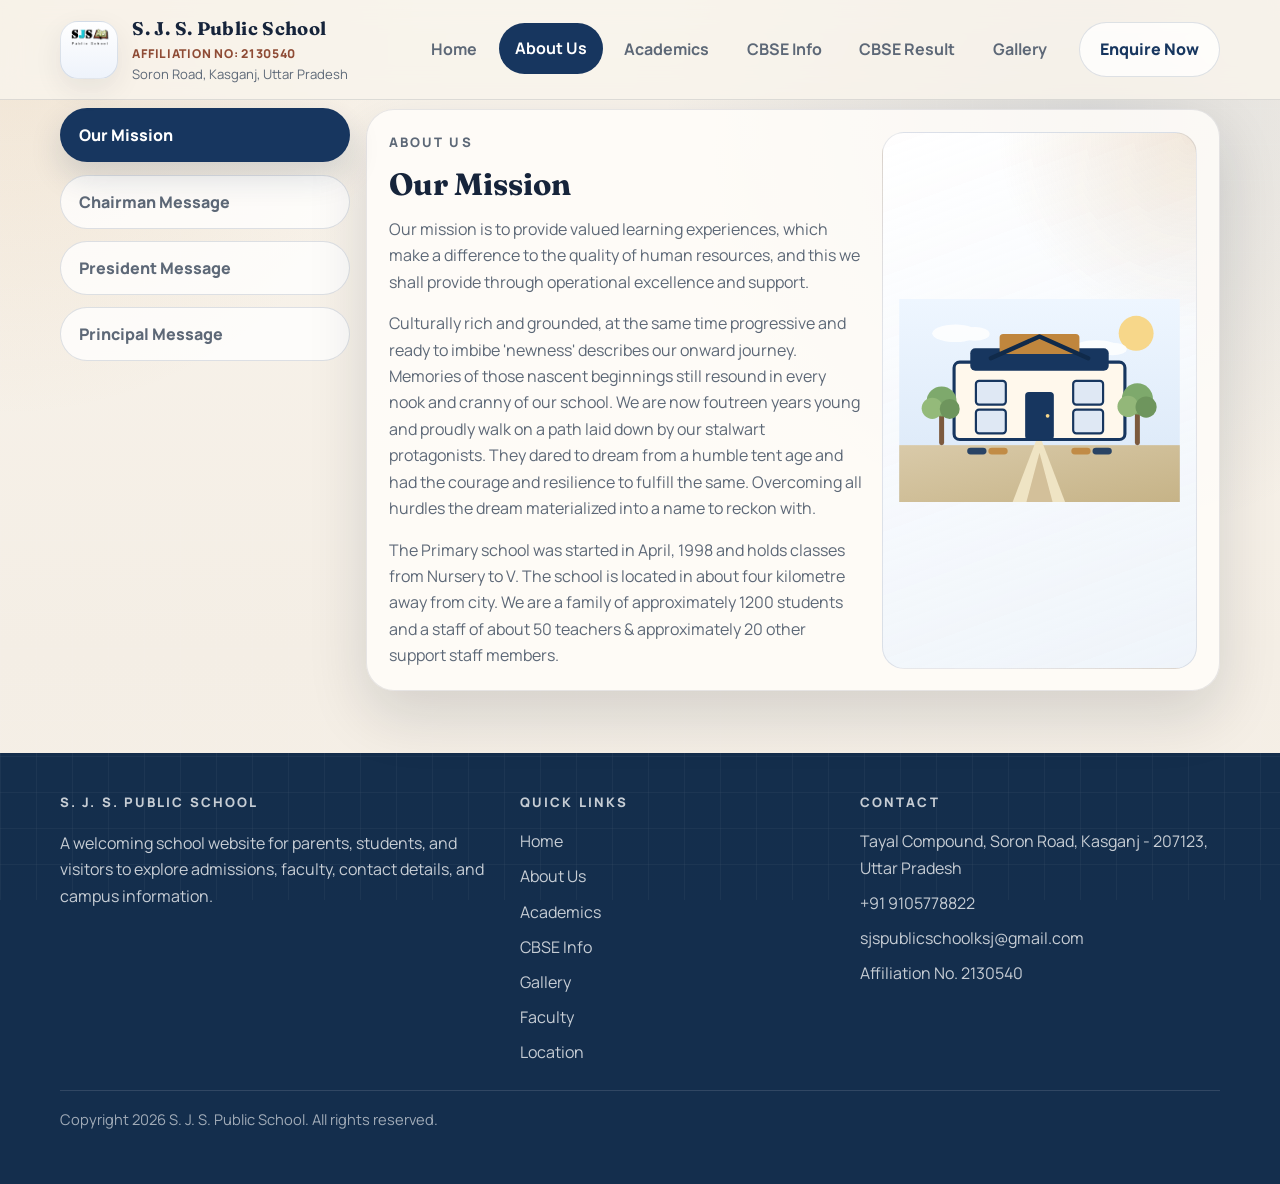
<file: about-us.html>
<!DOCTYPE html>
<html lang="en">
<head>
  <meta charset="UTF-8">
  <meta name="viewport" content="width=device-width, initial-scale=1.0">
  <title>S. J. S. Public School | About Us</title>
  <meta
    name="description"
    content="Read the mission, chairman message, president message, and principal message for S. J. S. Public School."
  >
  <link rel="preconnect" href="https://fonts.googleapis.com">
  <link rel="preconnect" href="https://fonts.gstatic.com" crossorigin>
  <link
    href="https://fonts.googleapis.com/css2?family=Fraunces:wght@500;600;700&family=Manrope:wght@400;500;600;700;800&display=swap"
    rel="stylesheet"
  >
  <link rel="stylesheet" href="assets/css/styles.css">
  <script defer src="assets/js/data.js"></script>
  <script defer src="assets/js/site.js"></script>
</head>
<body data-page="about">
  <div data-site-header></div>

  <main id="main-content">
    <section class="section">
      <div id="about-tabs" class="about-tabs about-tabs--stacked" data-reveal></div>
    </section>
  </main>

  <div data-site-footer></div>
</body>
</html>
</file>
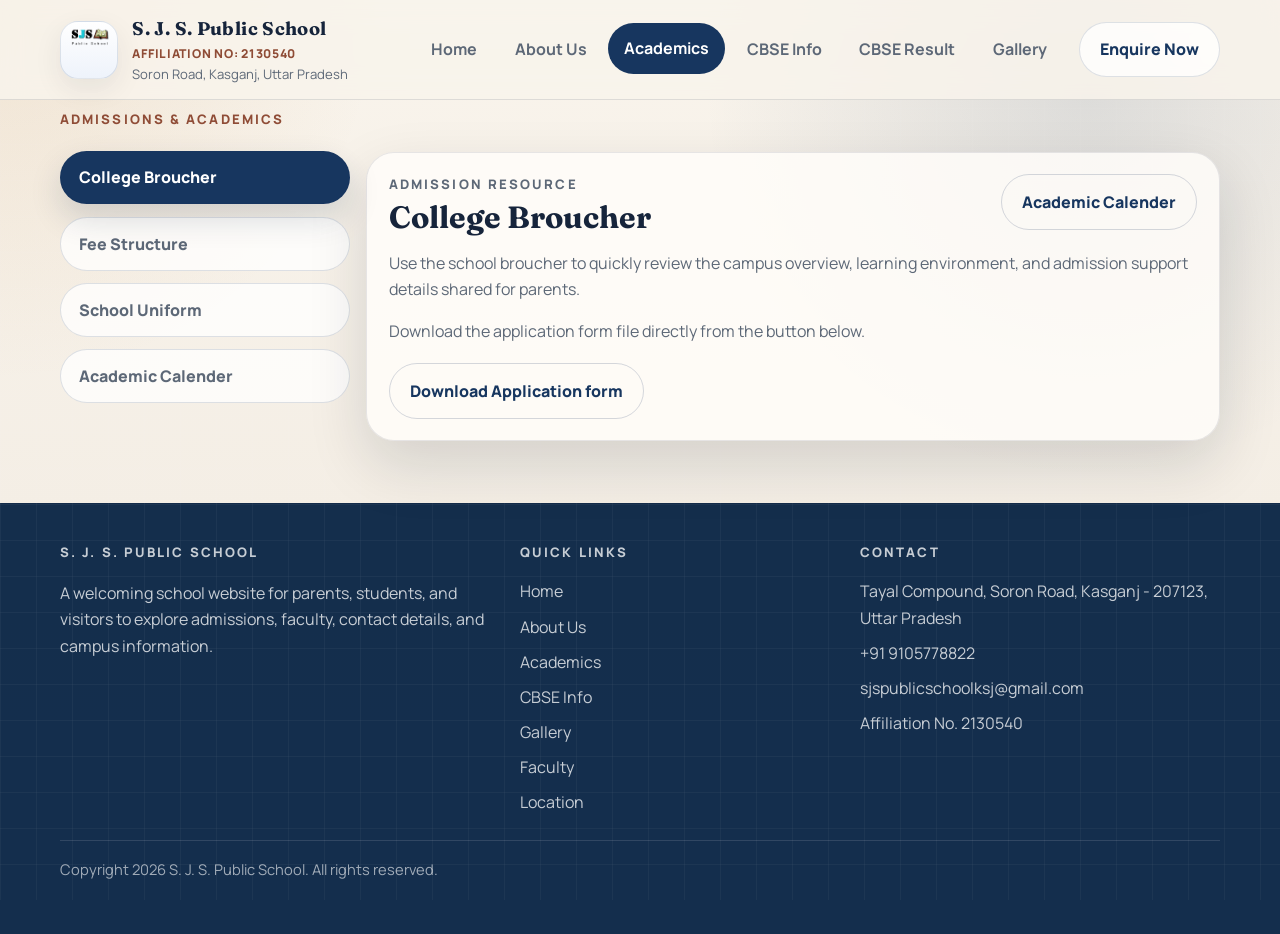
<file: academics.html>
<!DOCTYPE html>
<html lang="en">
<head>
  <meta charset="UTF-8">
  <meta name="viewport" content="width=device-width, initial-scale=1.0">
  <title>S. J. S. Public School | Academics</title>
  <meta
    name="description"
    content="Admission resources, fee structure, school uniform guidance, and academic calendar for S. J. S. Public School."
  >
  <link rel="preconnect" href="https://fonts.googleapis.com">
  <link rel="preconnect" href="https://fonts.gstatic.com" crossorigin>
  <link
    href="https://fonts.googleapis.com/css2?family=Fraunces:wght@500;600;700&family=Manrope:wght@400;500;600;700;800&display=swap"
    rel="stylesheet"
  >
  <link rel="stylesheet" href="assets/css/styles.css">
  <script defer src="assets/js/data.js"></script>
  <script defer src="assets/js/site.js"></script>
</head>
<body data-page="academics">
  <div data-site-header></div>

  <main id="main-content">
    <section class="section">
      <div class="section-header section-header--compact" data-reveal>
        <p class="eyebrow">Admissions & Academics</p>
      </div>
      <div id="academics-tabs" class="about-tabs about-tabs--stacked" data-reveal></div>
    </section>
  </main>

  <div data-site-footer></div>
</body>
</html>
</file>
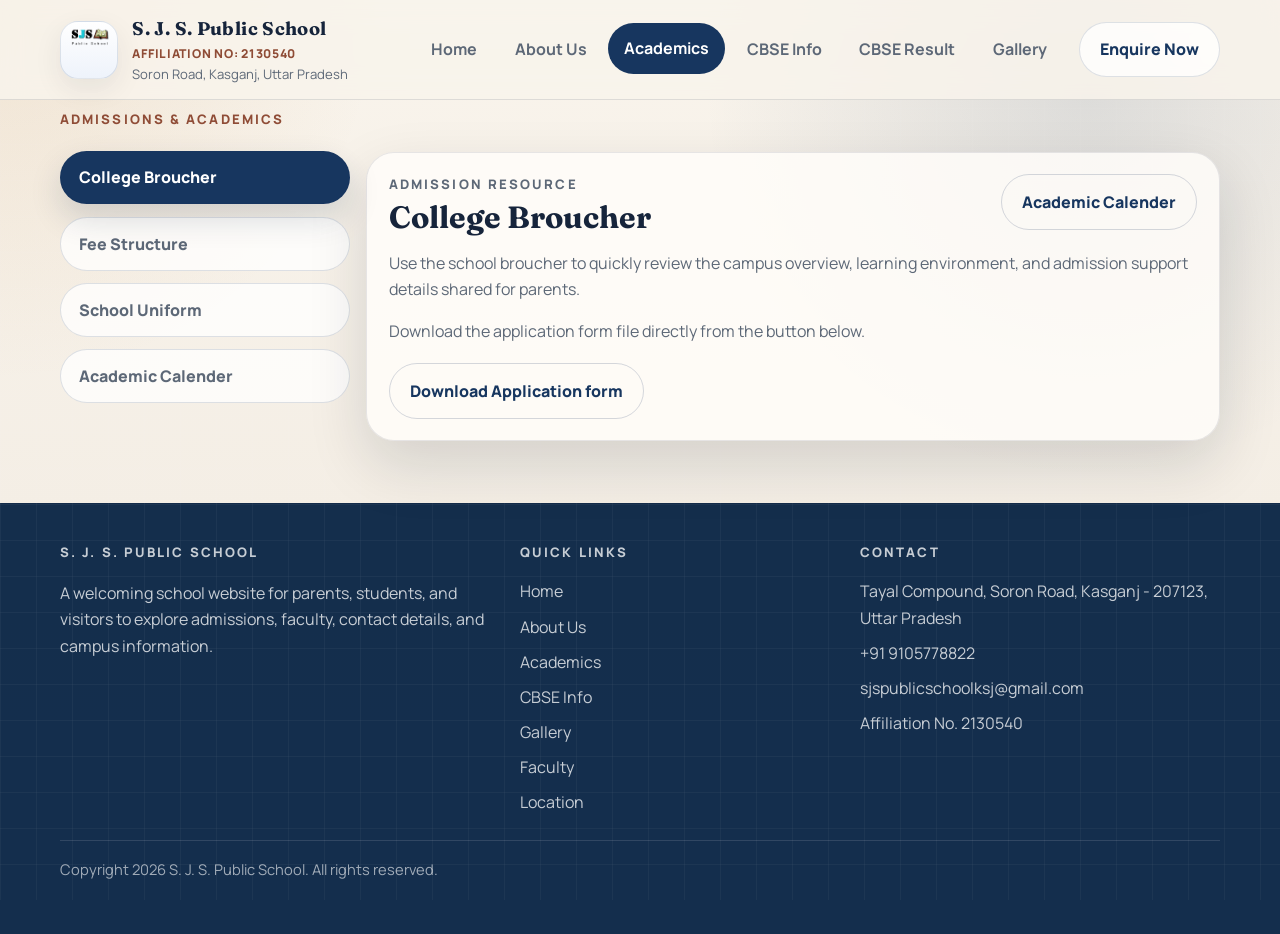
<file: admissions.html>
<!DOCTYPE html>
<html lang="en">
<head>
  <meta charset="UTF-8">
  <meta name="viewport" content="width=device-width, initial-scale=1.0">
  <title>S. J. S. Public School | Admissions & Academics</title>
  <meta
    name="description"
    content="Admission resources, fee structure, school uniform guidance, and academic calendar for S. J. S. Public School."
  >
  <link rel="preconnect" href="https://fonts.googleapis.com">
  <link rel="preconnect" href="https://fonts.gstatic.com" crossorigin>
  <link
    href="https://fonts.googleapis.com/css2?family=Fraunces:wght@500;600;700&family=Manrope:wght@400;500;600;700;800&display=swap"
    rel="stylesheet"
  >
  <link rel="stylesheet" href="assets/css/styles.css">
  <script defer src="assets/js/data.js"></script>
  <script defer src="assets/js/site.js"></script>
</head>
<body data-page="admissions">
  <div data-site-header></div>

  <main id="main-content">
    <section class="section">
      <div class="section-header section-header--compact" data-reveal>
        <p class="eyebrow">Admissions & Academics</p>
      </div>
      <div id="academics-tabs" class="about-tabs about-tabs--stacked" data-reveal></div>
    </section>
  </main>

  <div data-site-footer></div>
</body>
</html>
</file>
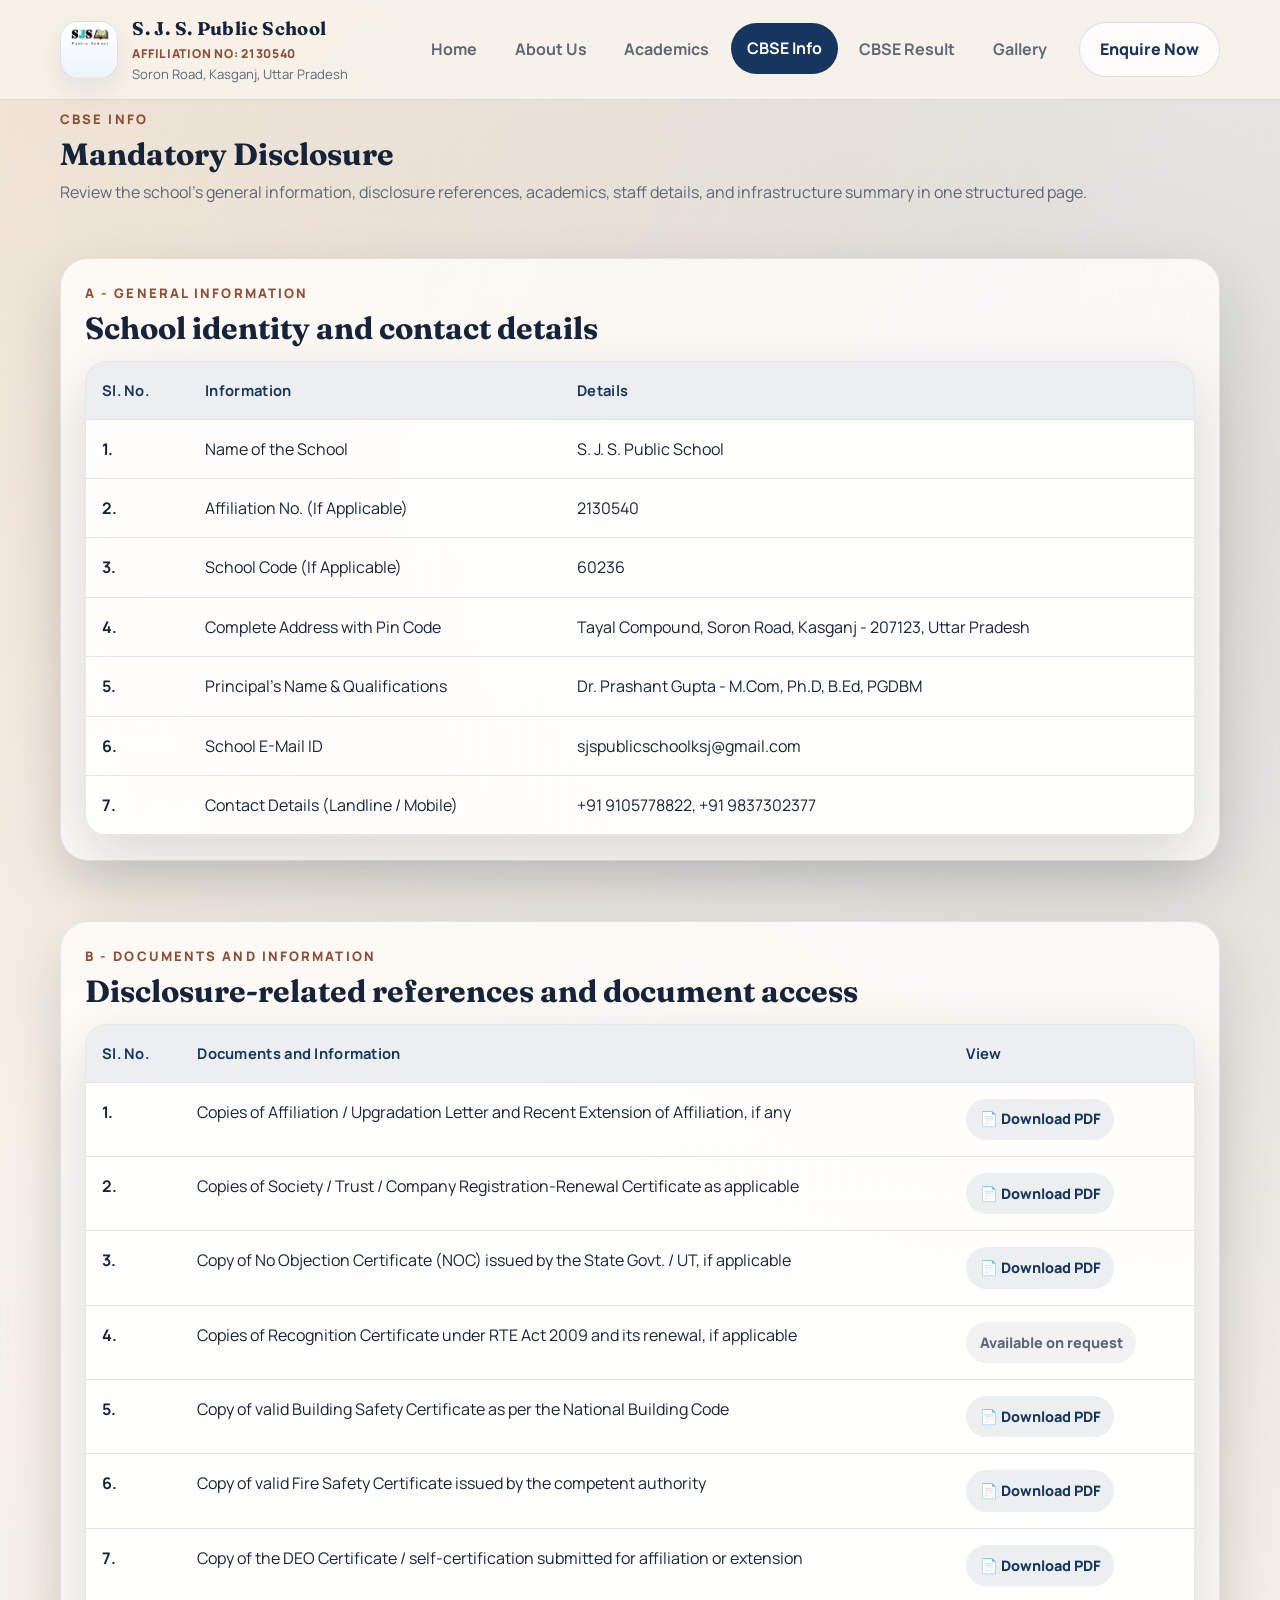
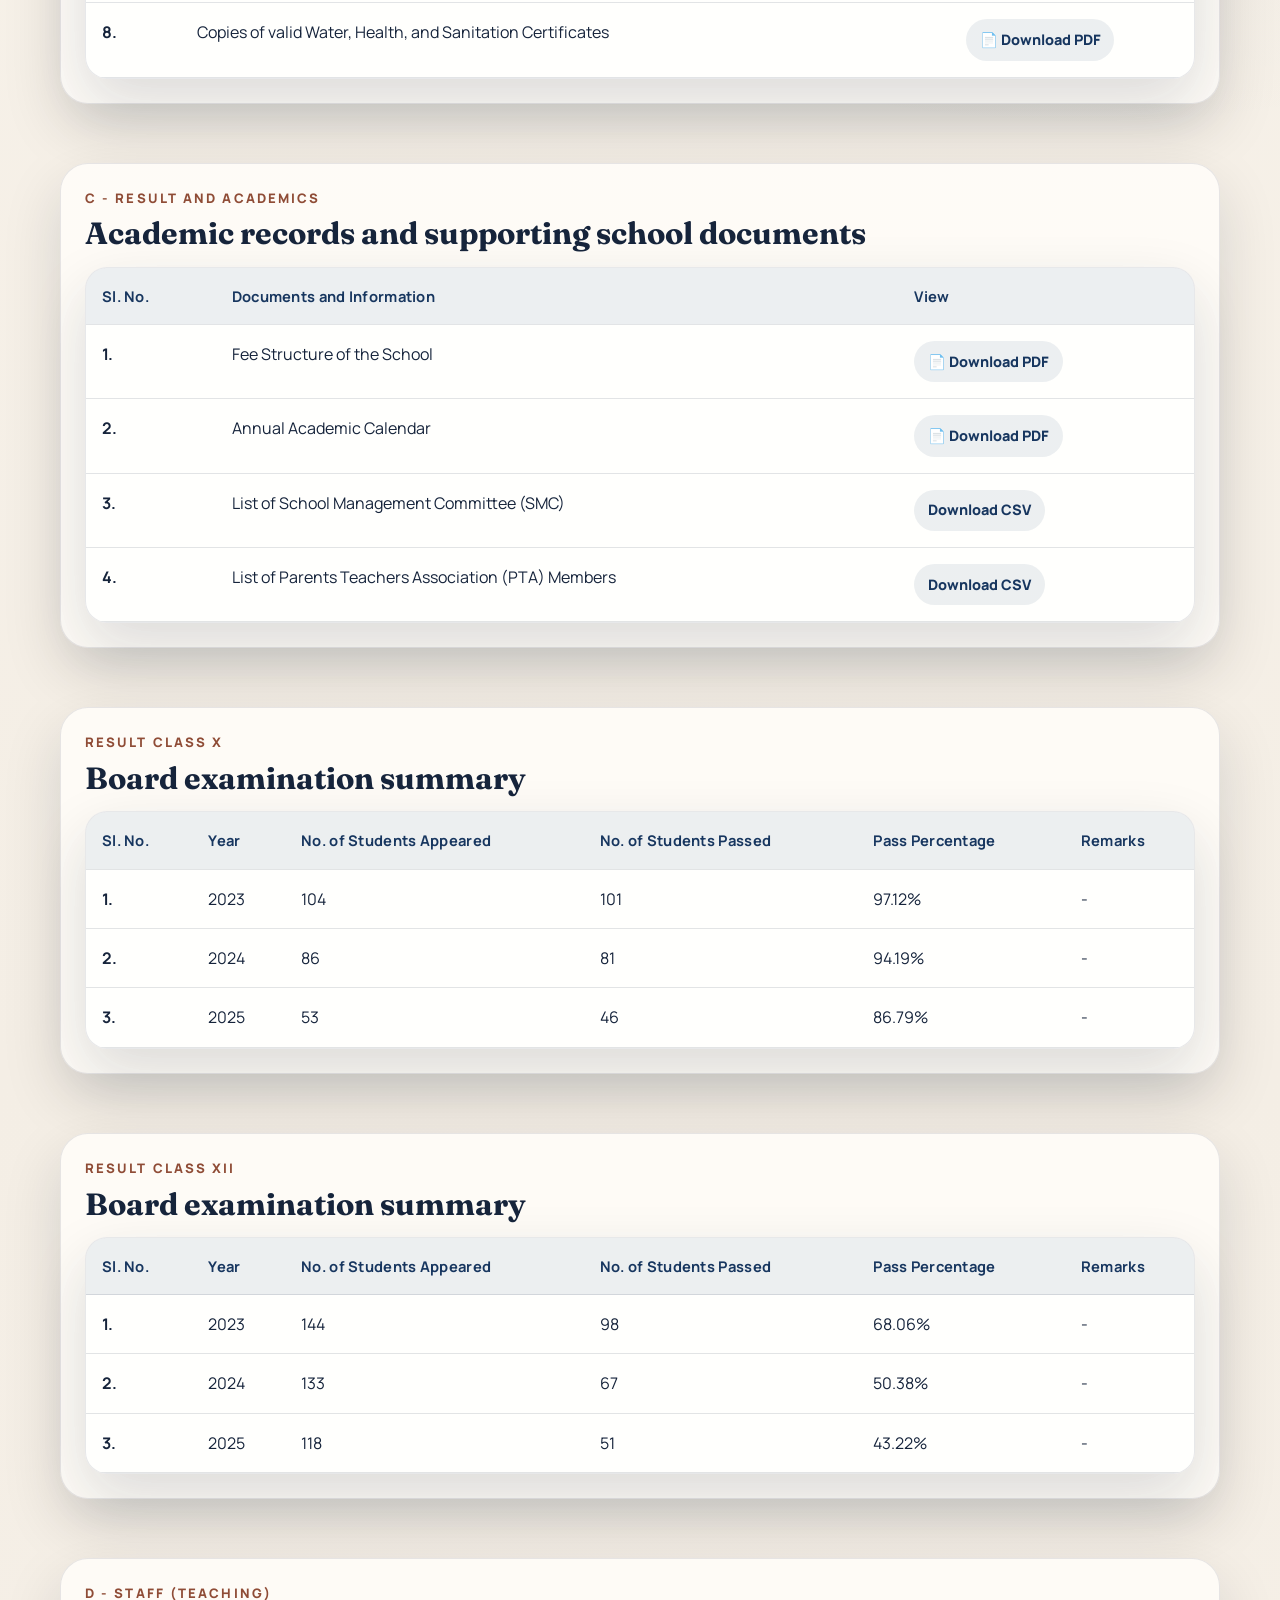
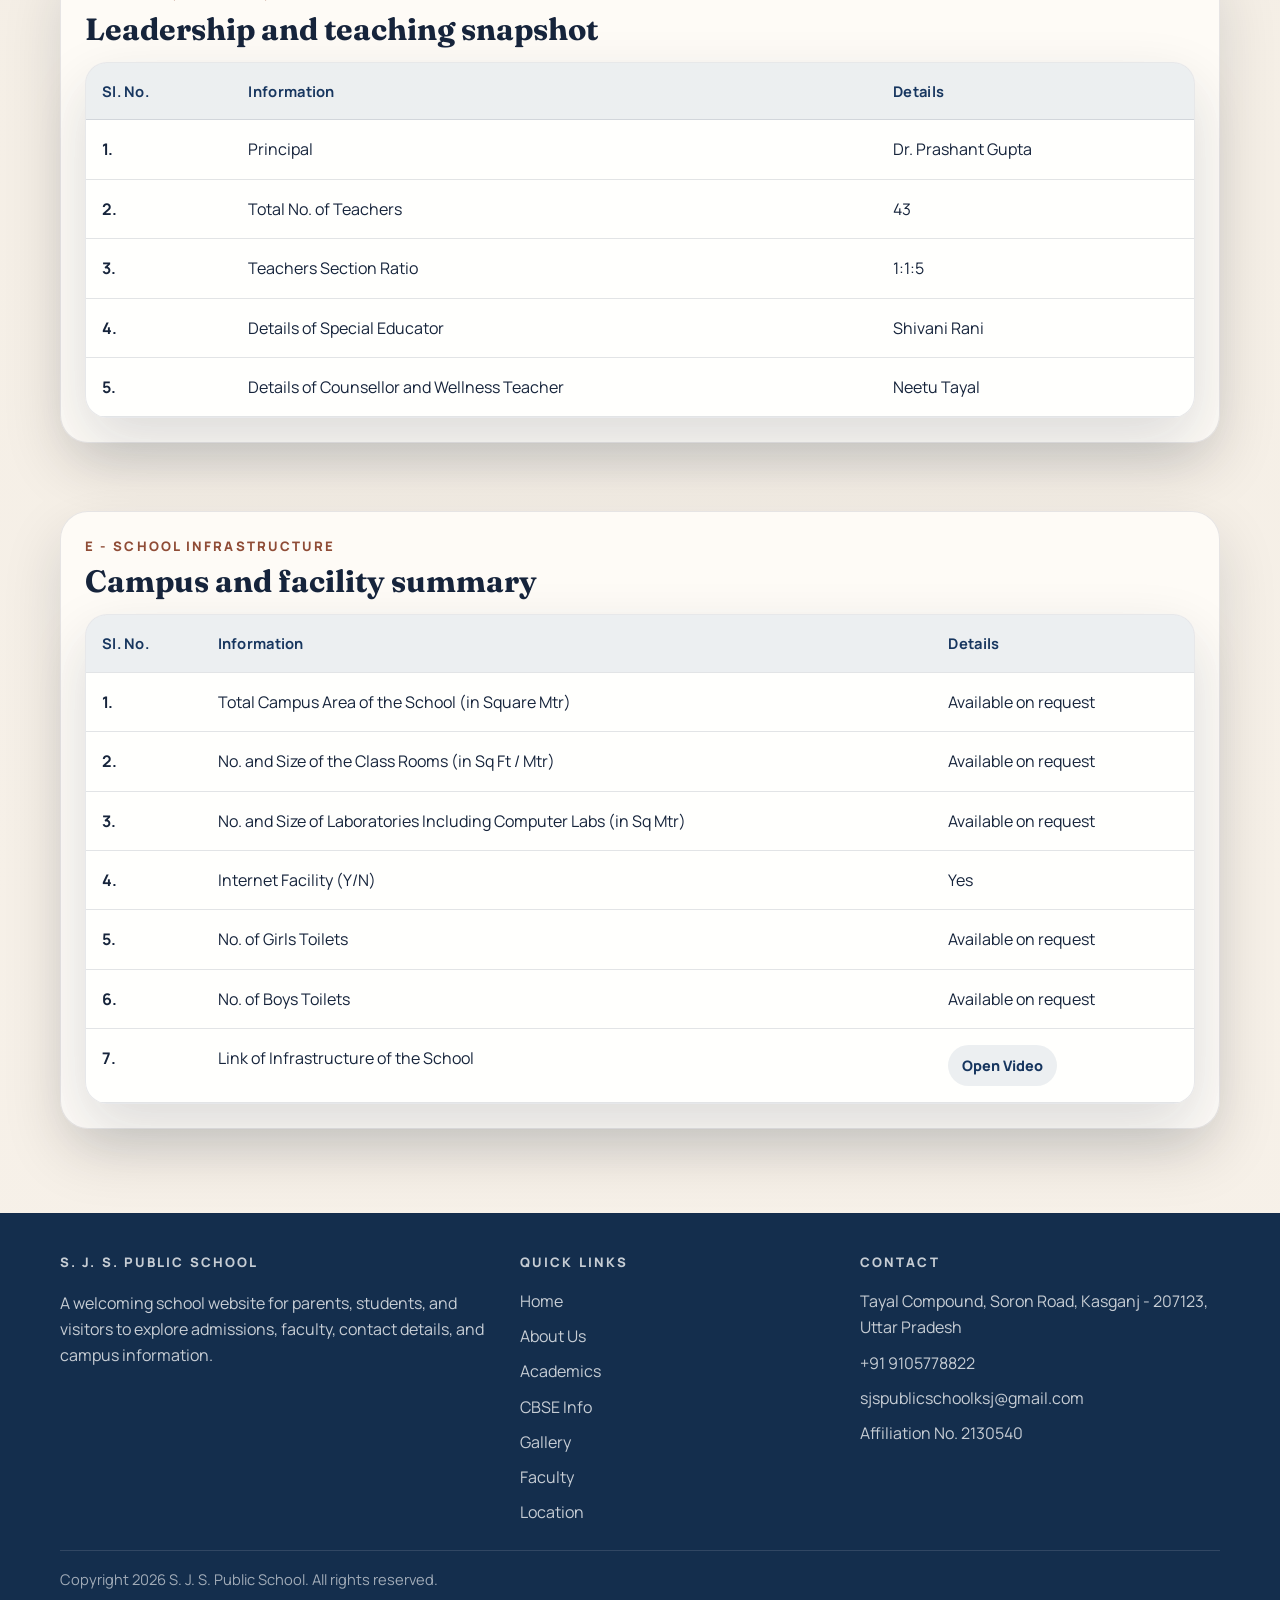
<file: cbse-info.html>
<!DOCTYPE html>
<html lang="en">
<head>
  <meta charset="UTF-8">
  <meta name="viewport" content="width=device-width, initial-scale=1.0">
  <title>S. J. S. Public School | CBSE Info</title>
  <meta
    name="description"
    content="Mandatory disclosure and CBSE information for S. J. S. Public School, including general information, documents, academics, staff, and infrastructure."
  >
  <link rel="preconnect" href="https://fonts.googleapis.com">
  <link rel="preconnect" href="https://fonts.gstatic.com" crossorigin>
  <link
    href="https://fonts.googleapis.com/css2?family=Fraunces:wght@500;600;700&family=Manrope:wght@400;500;600;700;800&display=swap"
    rel="stylesheet"
  >
  <link rel="stylesheet" href="assets/css/styles.css">
  <script defer src="assets/js/data.js"></script>
  <script defer src="assets/js/site.js"></script>
</head>
<body data-page="cbse">
  <div data-site-header></div>

  <main id="main-content">
    <section class="section">
      <div class="section-header section-header--compact" data-reveal>
        <p class="eyebrow">CBSE Info</p>
        <h1>Mandatory Disclosure</h1>
        <p class="page-note">
          Review the school's general information, disclosure references, academics, staff details,
          and infrastructure summary in one structured page.
        </p>
      </div>
    </section>

    <section class="section section--tight">
      <article class="cbse-block" data-reveal>
        <div class="cbse-block__head">
          <p class="eyebrow">A - General Information</p>
          <h2>School identity and contact details</h2>
        </div>
        <div id="cbse-general-info"></div>
      </article>
    </section>

    <section class="section section--tight">
      <article class="cbse-block" data-reveal>
        <div class="cbse-block__head">
          <p class="eyebrow">B - Documents And Information</p>
          <h2>Disclosure-related references and document access</h2>
        </div>
        <div id="cbse-documents"></div>
      </article>
    </section>

    <section class="section section--tight">
      <article class="cbse-block" data-reveal>
        <div class="cbse-block__head">
          <p class="eyebrow">C - Result And Academics</p>
          <h2>Academic records and supporting school documents</h2>
        </div>
        <div id="cbse-academics"></div>
      </article>
    </section>

    <section class="section section--tight">
      <article class="cbse-block" data-reveal>
        <div class="cbse-block__head">
          <p class="eyebrow">Result Class X</p>
          <h3>Board examination summary</h3>
        </div>
        <div id="cbse-results-x"></div>
      </article>
    </section>

    <section class="section section--tight">
      <article class="cbse-block" data-reveal>
        <div class="cbse-block__head">
          <p class="eyebrow">Result Class XII</p>
          <h3>Board examination summary</h3>
        </div>
        <div id="cbse-results-xii"></div>
      </article>
    </section>

    <section class="section section--tight">
      <article class="cbse-block" data-reveal>
        <div class="cbse-block__head">
          <p class="eyebrow">D - Staff (Teaching)</p>
          <h2>Leadership and teaching snapshot</h2>
        </div>
        <div id="cbse-staff"></div>
      </article>
    </section>

    <section class="section">
      <article class="cbse-block" data-reveal>
        <div class="cbse-block__head">
          <p class="eyebrow">E - School Infrastructure</p>
          <h2>Campus and facility summary</h2>
        </div>
        <div id="cbse-infrastructure"></div>
      </article>
    </section>
  </main>

  <div data-site-footer></div>
</body>
</html>
</file>
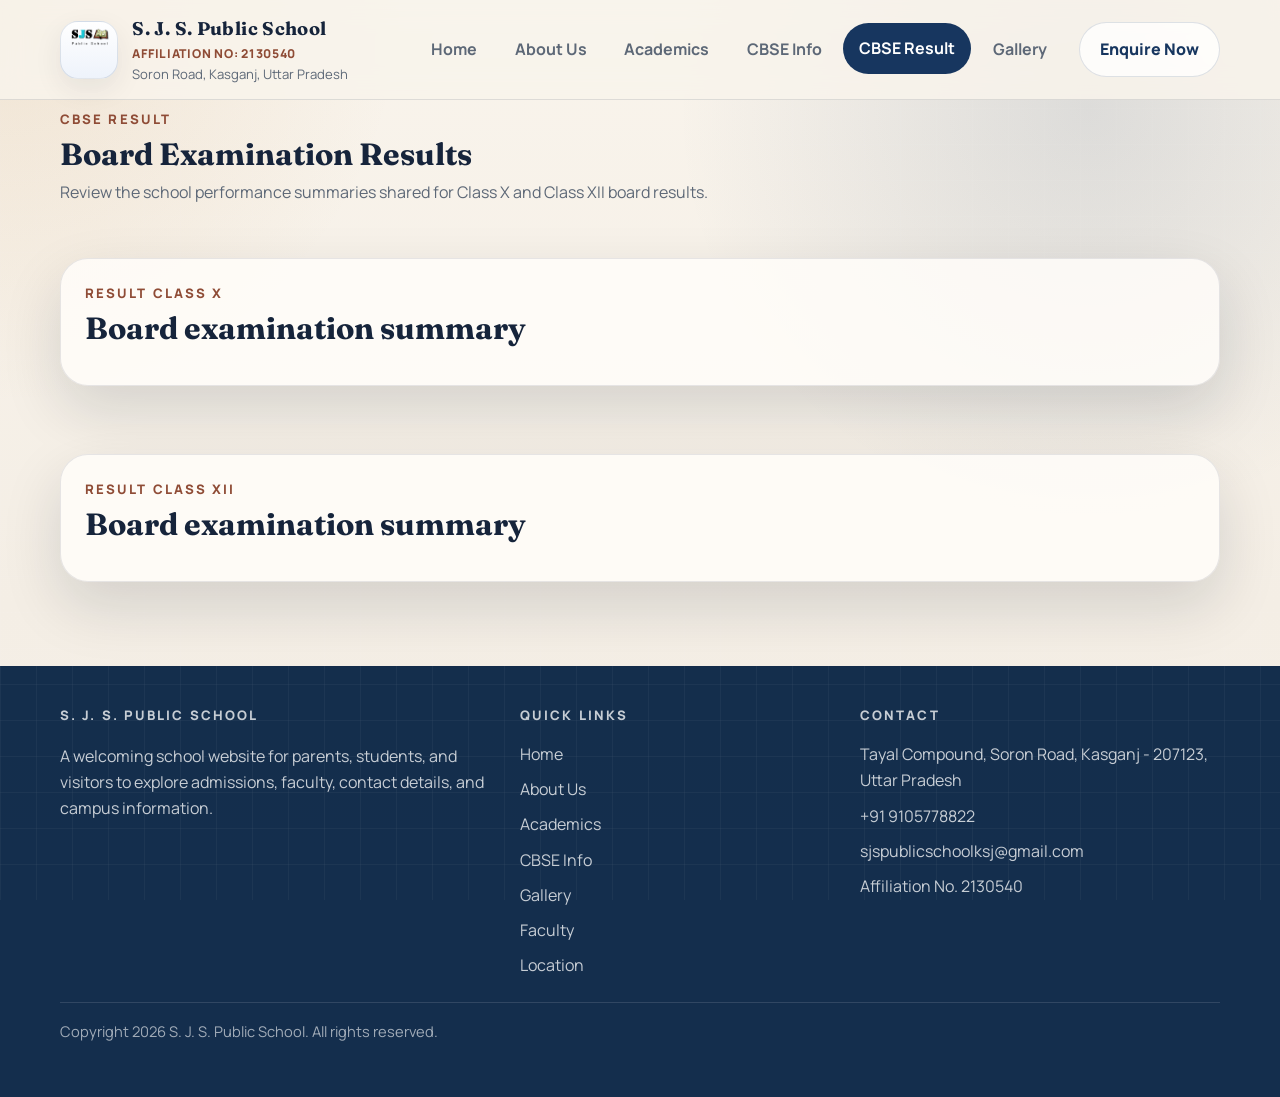
<file: cbse-result.html>
<!DOCTYPE html>
<html lang="en">
<head>
  <meta charset="UTF-8">
  <meta name="viewport" content="width=device-width, initial-scale=1.0">
  <title>S. J. S. Public School | CBSE Result</title>
  <meta
    name="description"
    content="CBSE board examination results for Class X and Class XII at S. J. S. Public School."
  >
  <link rel="preconnect" href="https://fonts.googleapis.com">
  <link rel="preconnect" href="https://fonts.gstatic.com" crossorigin>
  <link
    href="https://fonts.googleapis.com/css2?family=Fraunces:wght@500;600;700&family=Manrope:wght@400;500;600;700;800&display=swap"
    rel="stylesheet"
  >
  <link rel="stylesheet" href="assets/css/styles.css">
  <script defer src="assets/js/data.js"></script>
  <script defer src="assets/js/site.js"></script>
</head>
<body data-page="cbse-result">
  <div data-site-header></div>

  <main id="main-content">
    <section class="section">
      <div class="section-header section-header--compact" data-reveal>
        <p class="eyebrow">CBSE Result</p>
        <h1>Board Examination Results</h1>
        <p class="page-note">
          Review the school performance summaries shared for Class X and Class XII board results.
        </p>
      </div>
    </section>

    <section class="section section--tight">
      <article class="cbse-block" data-reveal>
        <div class="cbse-block__head">
          <p class="eyebrow">Result Class X</p>
          <h2>Board examination summary</h2>
        </div>
        <div id="cbse-results-x"></div>
      </article>
    </section>

    <section class="section">
      <article class="cbse-block" data-reveal>
        <div class="cbse-block__head">
          <p class="eyebrow">Result Class XII</p>
          <h2>Board examination summary</h2>
        </div>
        <div id="cbse-results-xii"></div>
      </article>
    </section>
  </main>

  <div data-site-footer></div>
</body>
</html>
</file>
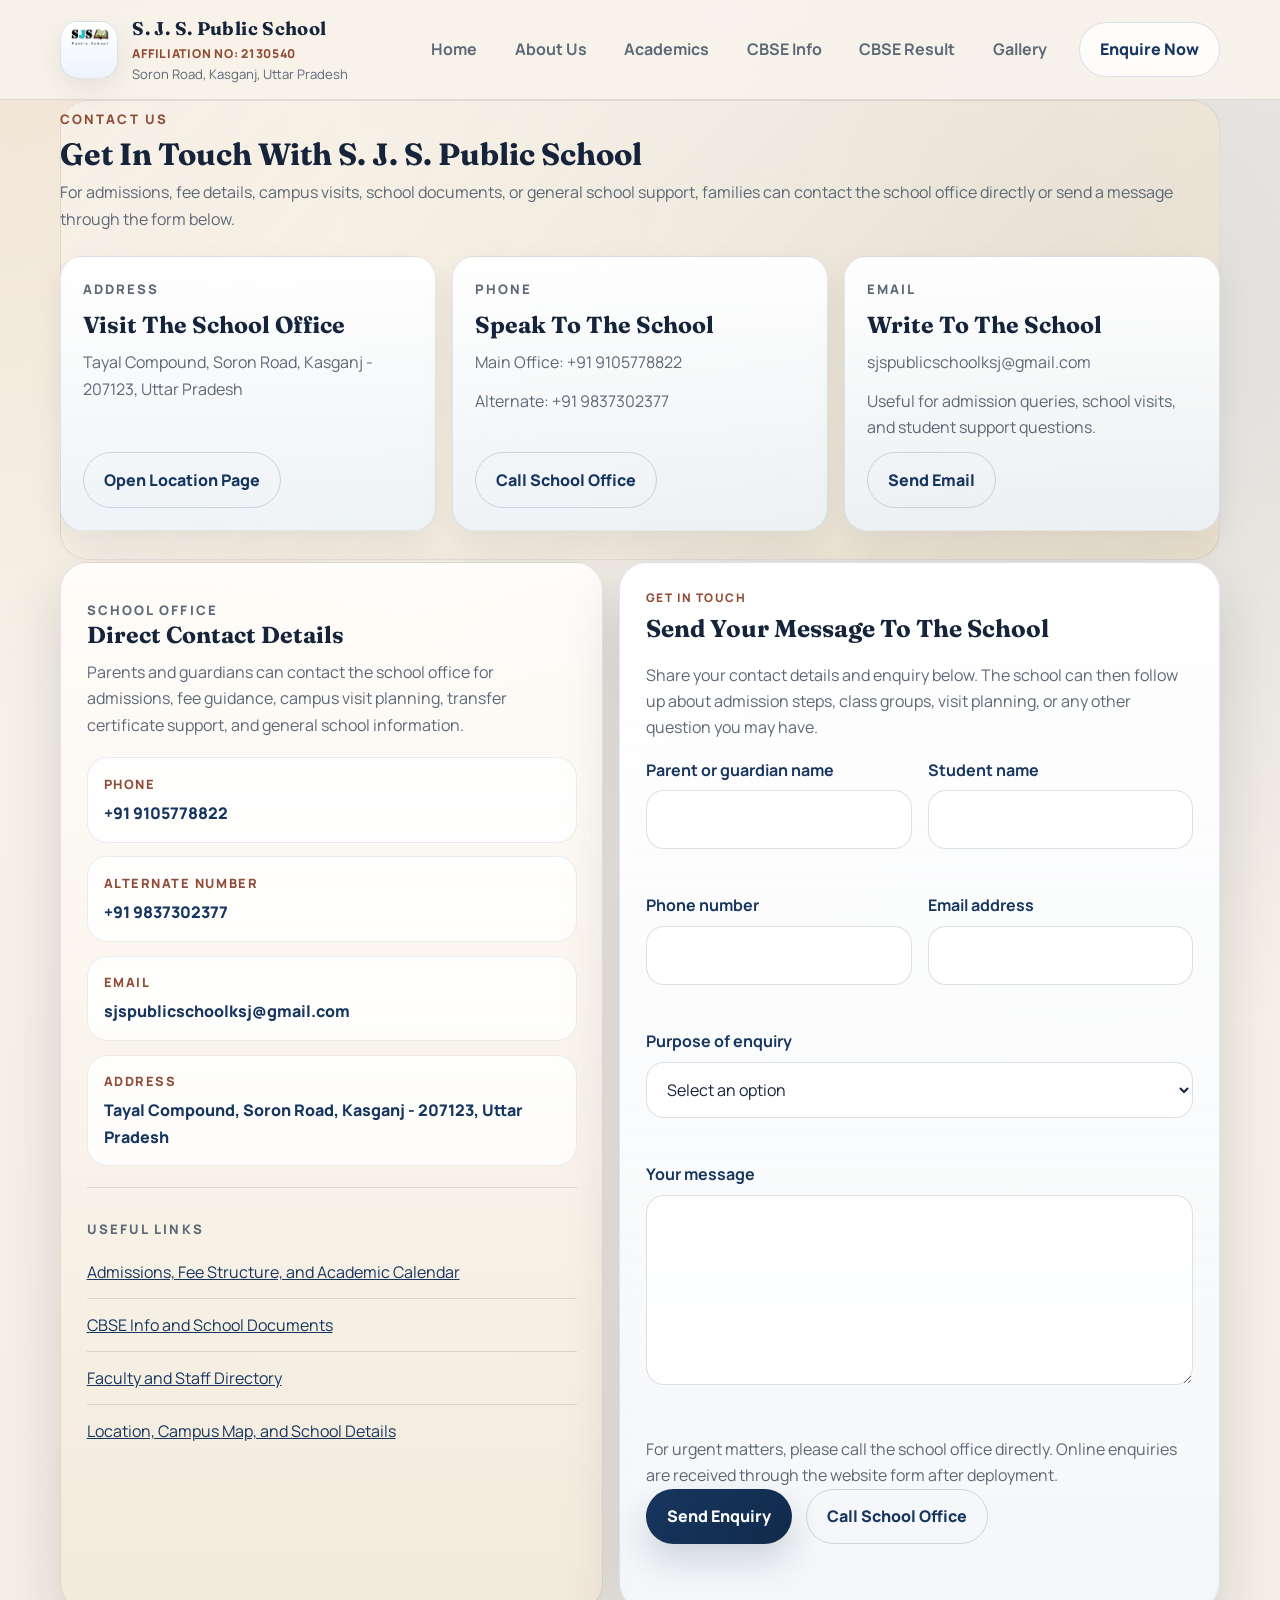
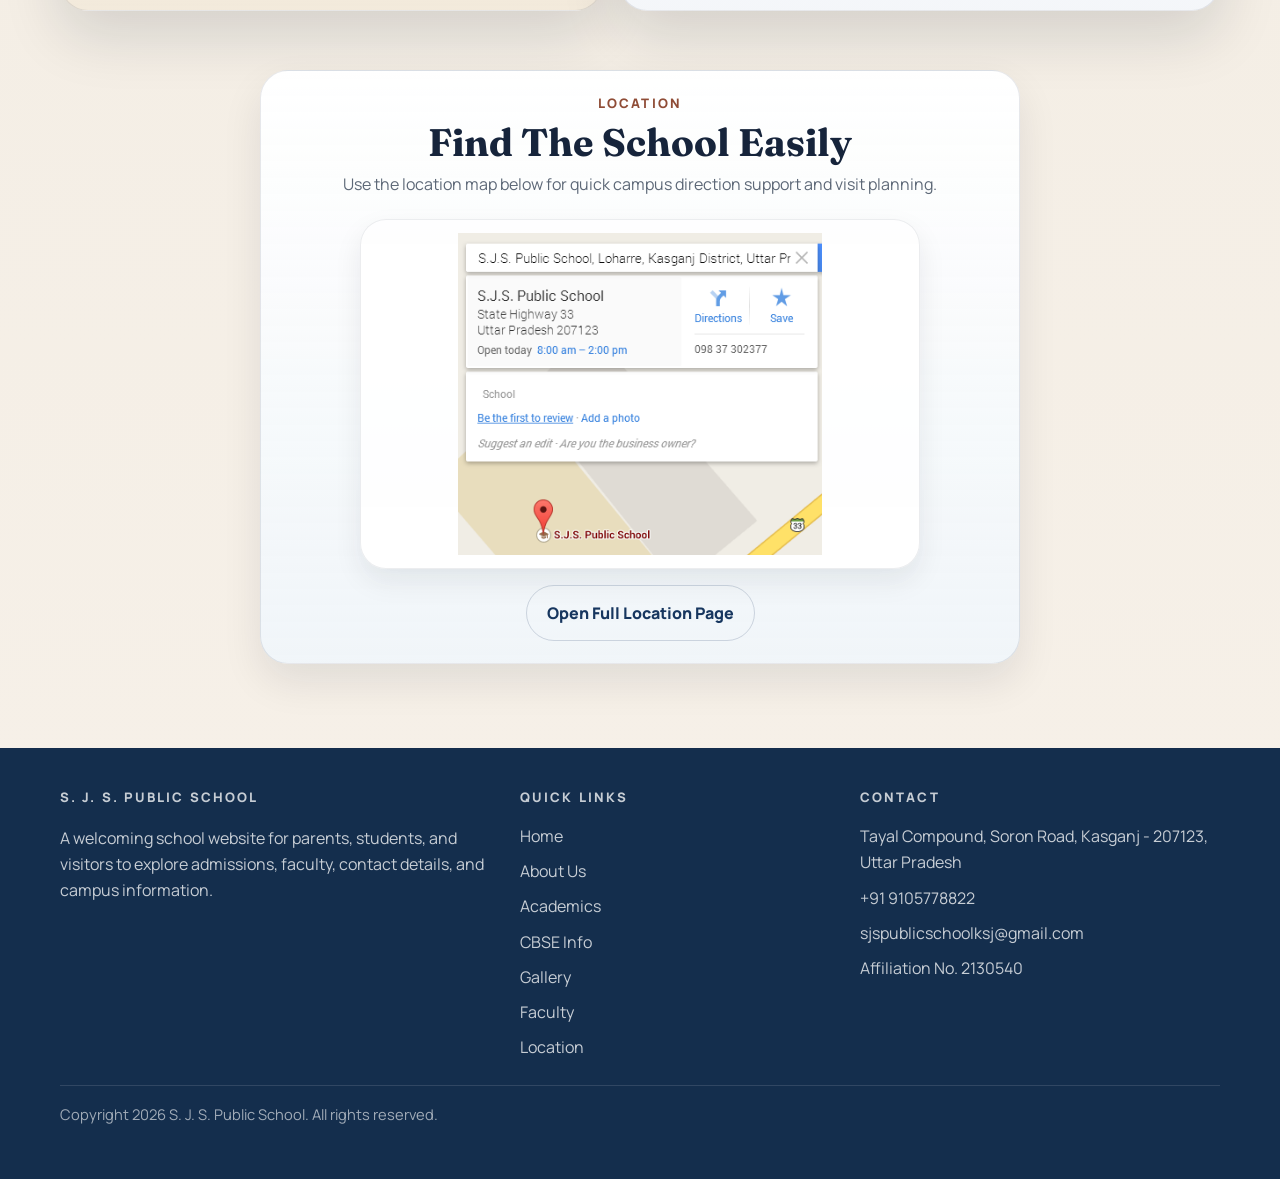
<file: enquiry.html>
<!DOCTYPE html>
<html lang="en">
<head>
  <meta charset="UTF-8">
  <meta name="viewport" content="width=device-width, initial-scale=1.0">
  <title>S. J. S. Public School | Contact Us</title>
  <meta
    name="description"
    content="Contact S. J. S. Public School for admissions, fee details, campus visits, and general school enquiries."
  >
  <link rel="preconnect" href="https://fonts.googleapis.com">
  <link rel="preconnect" href="https://fonts.gstatic.com" crossorigin>
  <link
    href="https://fonts.googleapis.com/css2?family=Fraunces:wght@500;600;700&family=Manrope:wght@400;500;600;700;800&display=swap"
    rel="stylesheet"
  >
  <link rel="stylesheet" href="assets/css/styles.css">
  <script defer src="assets/js/data.js"></script>
  <script defer src="assets/js/site.js"></script>
</head>
<body data-page="enquiry">
  <div data-site-header></div>

  <main id="main-content">
    <section class="section section--accent">
      <div class="section-header section-header--compact" data-reveal>
        <p class="eyebrow">Contact Us</p>
        <h1>Get In Touch With S. J. S. Public School</h1>
        <p class="page-note">
          For admissions, fee details, campus visits, school documents, or general school support,
          families can contact the school office directly or send a message through the form below.
        </p>
      </div>

      <div class="enquiry-quick-grid">
        <article class="enquiry-quick-card" data-reveal>
          <p class="eyebrow">Address</p>
          <h2>Visit The School Office</h2>
          <p>Tayal Compound, Soron Road, Kasganj - 207123, Uttar Pradesh</p>
          <a class="button button--ghost" href="location.html">Open Location Page</a>
        </article>

        <article class="enquiry-quick-card" data-reveal>
          <p class="eyebrow">Phone</p>
          <h2>Speak To The School</h2>
          <p>Main Office: +91 9105778822</p>
          <p>Alternate: +91 9837302377</p>
          <a class="button button--ghost" href="tel:+919105778822">Call School Office</a>
        </article>

        <article class="enquiry-quick-card" data-reveal>
          <p class="eyebrow">Email</p>
          <h2>Write To The School</h2>
          <p>sjspublicschoolksj@gmail.com</p>
          <p>Useful for admission queries, school visits, and student support questions.</p>
          <a class="button button--ghost" href="mailto:sjspublicschoolksj@gmail.com">Send Email</a>
        </article>
      </div>
    </section>

    <section class="section section--tight">
      <div class="contact-band enquiry-contact-layout">
        <aside class="contact-card enquiry-contact-card" data-reveal>
          <p class="eyebrow">School Office</p>
          <h2>Direct Contact Details</h2>
          <p>
            Parents and guardians can contact the school office for admissions, fee guidance,
            campus visit planning, transfer certificate support, and general school information.
          </p>

          <div class="enquiry-contact-list">
            <div class="enquiry-contact-item">
              <span class="enquiry-contact-item__label">Phone</span>
              <a href="tel:+919105778822">+91 9105778822</a>
            </div>

            <div class="enquiry-contact-item">
              <span class="enquiry-contact-item__label">Alternate Number</span>
              <a href="tel:+919837302377">+91 9837302377</a>
            </div>

            <div class="enquiry-contact-item">
              <span class="enquiry-contact-item__label">Email</span>
              <a href="mailto:sjspublicschoolksj@gmail.com">sjspublicschoolksj@gmail.com</a>
            </div>

            <div class="enquiry-contact-item">
              <span class="enquiry-contact-item__label">Address</span>
              <p>Tayal Compound, Soron Road, Kasganj - 207123, Uttar Pradesh</p>
            </div>
          </div>

          <div class="enquiry-side-panel">
            <p class="eyebrow">Useful Links</p>
            <ul class="document-list">
              <li><a href="academics.html">Admissions, Fee Structure, and Academic Calendar</a></li>
              <li><a href="cbse-info.html">CBSE Info and School Documents</a></li>
              <li><a href="faculty.html">Faculty and Staff Directory</a></li>
              <li><a href="location.html">Location, Campus Map, and School Details</a></li>
            </ul>
          </div>
        </aside>

        <form
          class="enquiry-form enquiry-form--contact"
          name="school-enquiry"
          method="POST"
          action="/thank-you.html"
          data-netlify="true"
          netlify-honeypot="bot-field"
          data-enquiry-form
          novalidate
          data-reveal
        >
          <input type="hidden" name="form-name" value="school-enquiry">
          <p class="honeyfield" aria-hidden="true">
            <label>
              Do not fill this field
              <input name="bot-field" type="text" tabindex="-1" autocomplete="off">
            </label>
          </p>
          <div class="section-header section-header--compact">
            <p class="eyebrow">Get In Touch</p>
            <h2>Send Your Message To The School</h2>
          </div>
          <p class="form-intro">
            Share your contact details and enquiry below. The school can then follow up about
            admission steps, class groups, visit planning, or any other question you may have.
          </p>

          <div class="field-row">
            <div class="field">
              <label for="name">Parent or guardian name</label>
              <input id="name" name="name" type="text" autocomplete="name" required>
              <p class="field-error" data-error-for="name"></p>
            </div>

            <div class="field">
              <label for="student-name">Student name</label>
              <input id="student-name" name="student-name" type="text" autocomplete="off">
              <p class="field-error" data-error-for="student-name"></p>
            </div>
          </div>

          <div class="field-row">
            <div class="field">
              <label for="phone">Phone number</label>
              <input id="phone" name="phone" type="tel" autocomplete="tel" required>
              <p class="field-error" data-error-for="phone"></p>
            </div>

            <div class="field">
              <label for="email">Email address</label>
              <input id="email" name="email" type="email" autocomplete="email">
              <p class="field-error" data-error-for="email"></p>
            </div>
          </div>

          <div class="field">
            <label for="interest">Purpose of enquiry</label>
            <select id="interest" name="interest">
              <option value="">Select an option</option>
              <option value="Nursery / K.G.">Nursery / K.G.</option>
              <option value="I to V">I to V</option>
              <option value="VI to VIII">VI to VIII</option>
              <option value="IX to X">IX to X</option>
              <option value="XI to XII">XI to XII</option>
              <option value="Campus visit">Campus visit</option>
              <option value="Transfer certificate">Transfer certificate</option>
              <option value="General enquiry">General enquiry</option>
            </select>
            <p class="field-error" data-error-for="interest"></p>
          </div>

          <div class="field">
            <label for="message">Your message</label>
            <textarea id="message" name="message" rows="6" required></textarea>
            <p class="field-error" data-error-for="message"></p>
          </div>

          <p class="form-note">
            For urgent matters, please call the school office directly. Online enquiries are
            received through the website form after deployment.
          </p>

          <div class="button-row">
            <button class="button" type="submit">Send Enquiry</button>
            <a class="button button--ghost" href="tel:+919105778822">Call School Office</a>
          </div>

          <p class="form-status" role="status" aria-live="polite"></p>
        </form>
      </div>
    </section>

    <section class="section section--tight">
      <div class="enquiry-map-shell" data-reveal>
        <div class="section-header section-header--compact">
          <p class="eyebrow">Location</p>
          <h2>Find The School Easily</h2>
          <p class="page-note">
            Use the location map below for quick campus direction support and visit planning.
          </p>
        </div>

        <div class="page-banner enquiry-map-banner">
          <img src="assets/images/campus-map.png" alt="Campus map showing the location of S. J. S. Public School">
        </div>

        <div class="button-row enquiry-map-actions">
          <a class="button button--ghost" href="location.html">Open Full Location Page</a>
        </div>
      </div>
    </section>

  </main>

  <div data-site-footer></div>
</body>
</html>
</file>
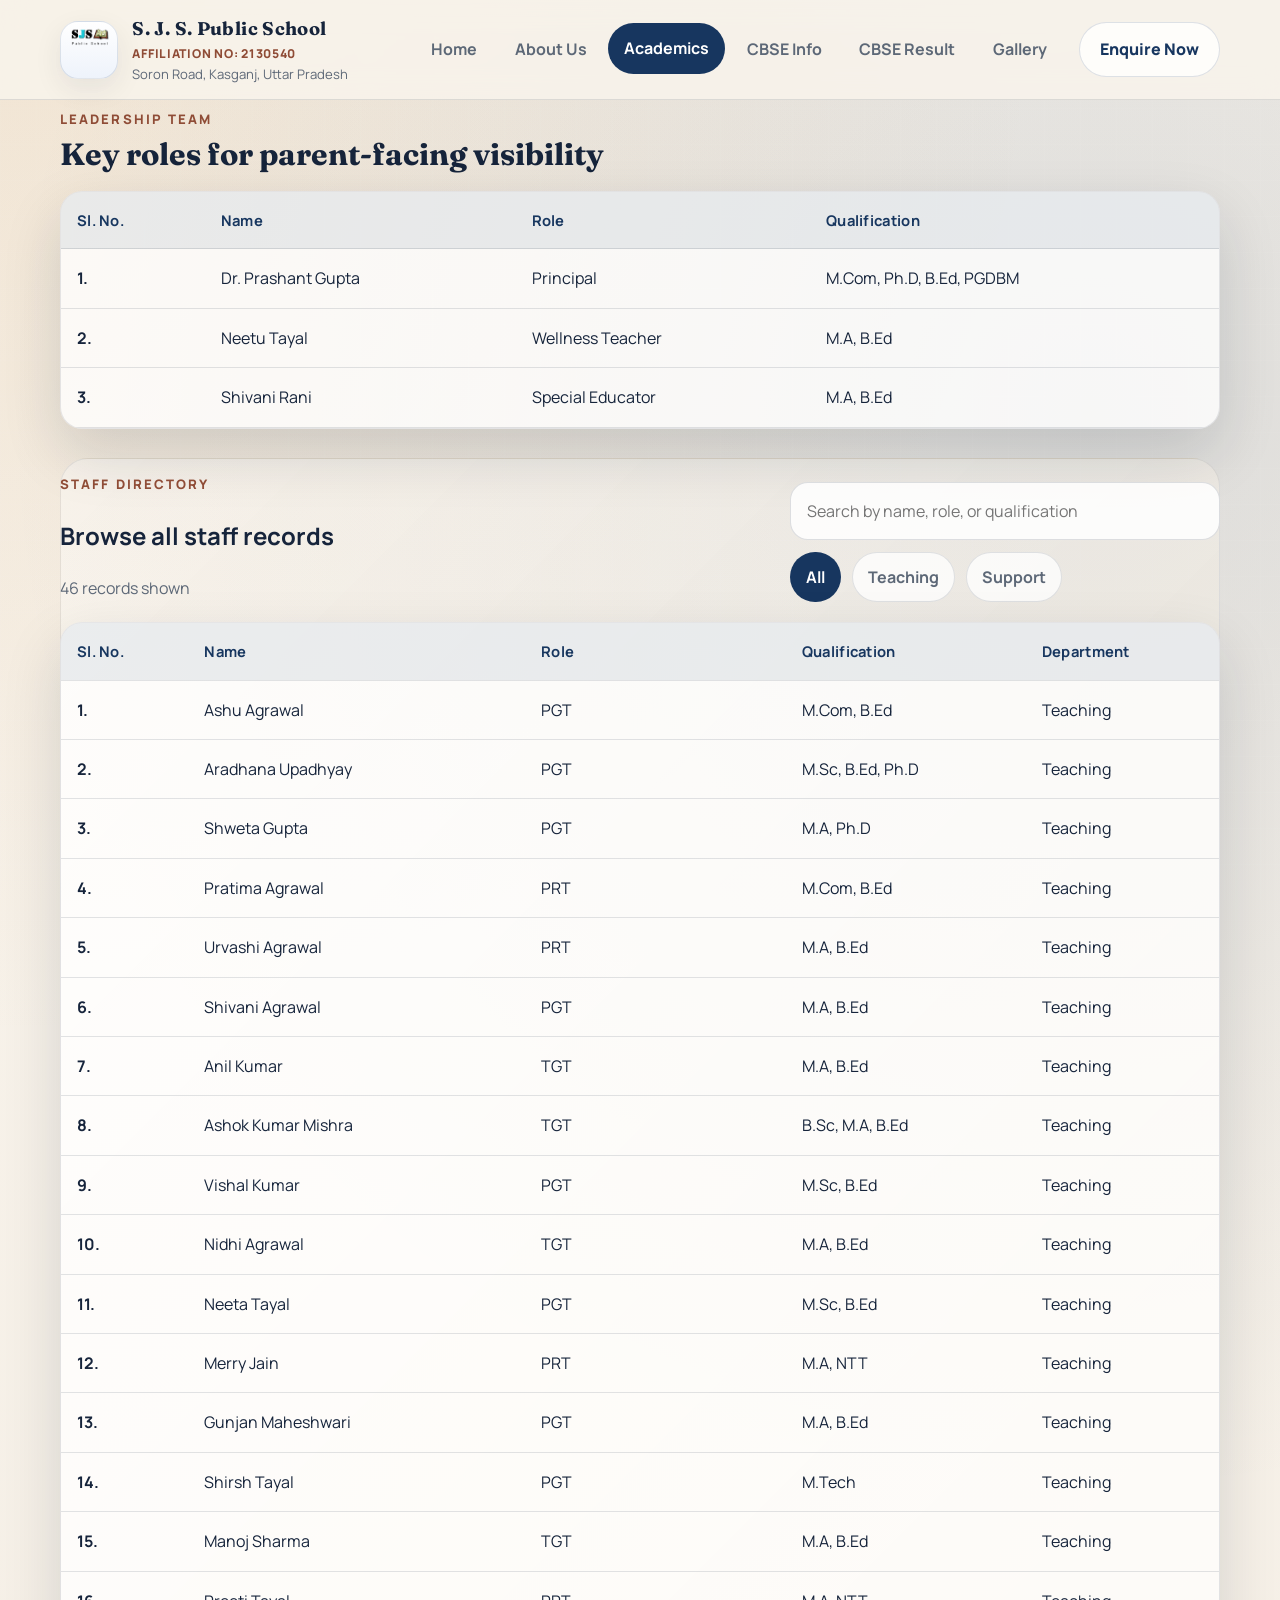
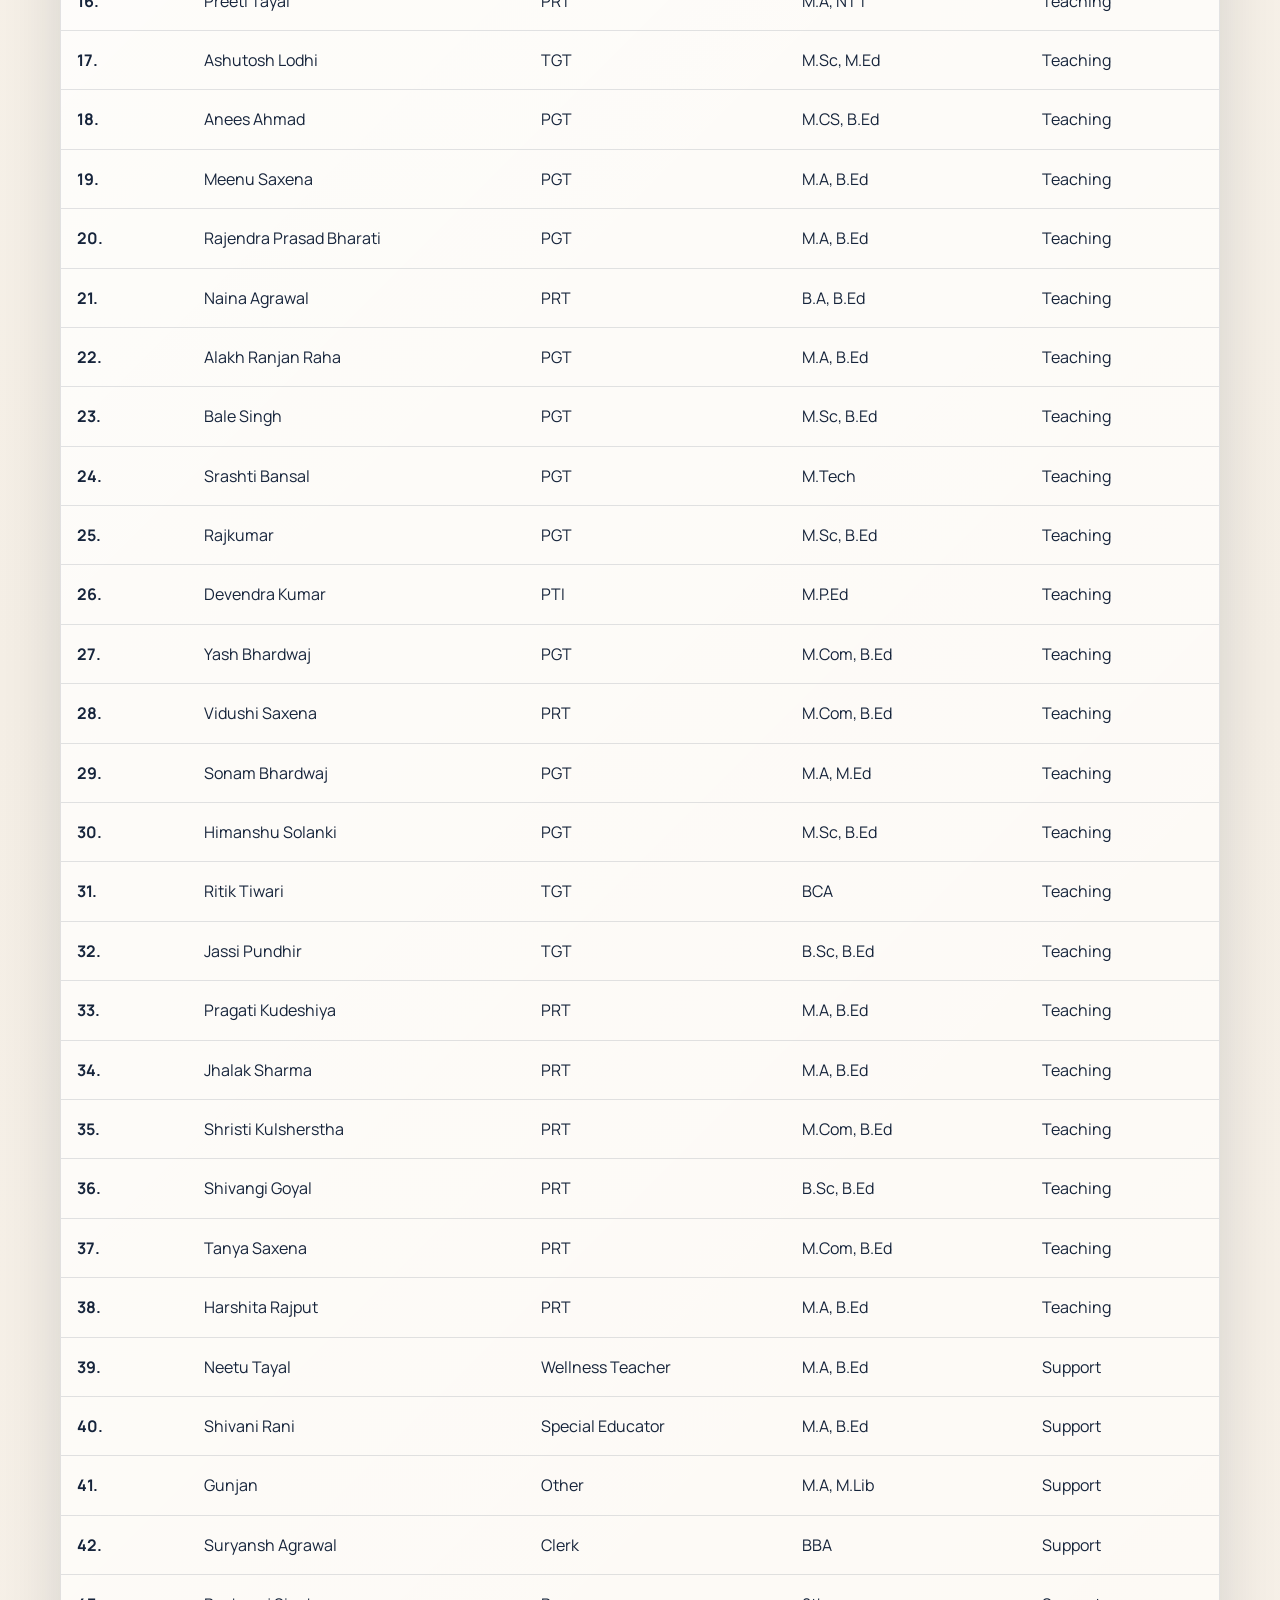
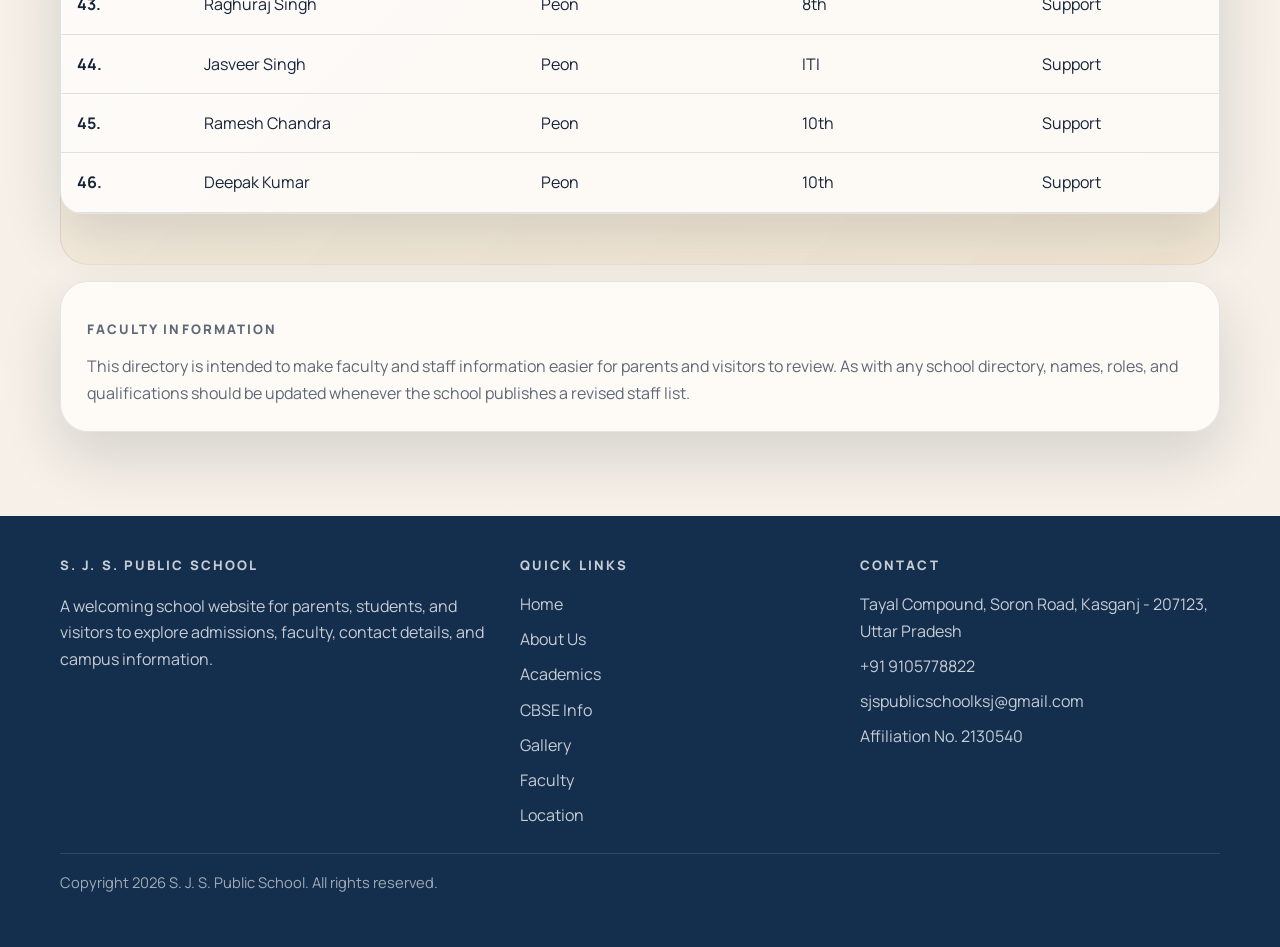
<file: faculty.html>
<!DOCTYPE html>
<html lang="en">
<head>
  <meta charset="UTF-8">
  <meta name="viewport" content="width=device-width, initial-scale=1.0">
  <title>S. J. S. Public School | Faculty</title>
  <meta
    name="description"
    content="Faculty and staff directory for S. J. S. Public School with leadership highlights and searchable staff details."
  >
  <link rel="preconnect" href="https://fonts.googleapis.com">
  <link rel="preconnect" href="https://fonts.gstatic.com" crossorigin>
  <link
    href="https://fonts.googleapis.com/css2?family=Fraunces:wght@500;600;700&family=Manrope:wght@400;500;600;700;800&display=swap"
    rel="stylesheet"
  >
  <link rel="stylesheet" href="assets/css/styles.css">
  <script defer src="assets/js/data.js"></script>
  <script defer src="assets/js/site.js"></script>
</head>
<body data-page="faculty">
  <div data-site-header></div>

  <main id="main-content">
    <section id="faculty-leadership-section" class="section">
      <div class="section-header section-header--compact faculty-leadership-header" data-reveal>
        <p class="eyebrow">Leadership Team</p>
        <h2>Key roles for parent-facing visibility</h2>
      </div>
      <div id="faculty-leadership" class="faculty-table-wrap"></div>
    </section>

    <section id="faculty-directory-section" class="section section--accent">
      <div class="directory-toolbar" data-reveal>
        <div>
          <p class="eyebrow">Staff Directory</p>
          <h2>Browse all staff records</h2>
          <p id="faculty-count" class="page-note"></p>
        </div>

        <div class="directory-controls">
          <label class="visually-hidden" for="faculty-search">Search faculty or staff</label>
          <input
            id="faculty-search"
            class="search-input"
            type="search"
            placeholder="Search by name, role, or qualification"
          >
          <div class="filter-row" role="group" aria-label="Faculty filters">
            <button class="filter-chip is-active" type="button" data-staff-filter="all">All</button>
            <button class="filter-chip" type="button" data-staff-filter="teaching">Teaching</button>
            <button class="filter-chip" type="button" data-staff-filter="support">Support</button>
          </div>
        </div>
      </div>

      <div id="faculty-grid" class="faculty-table-wrap"></div>
    </section>

    <section class="section">
      <article class="profile-note" data-reveal>
        <p class="eyebrow">Faculty Information</p>
        <p>
          This directory is intended to make faculty and staff information easier for parents and
          visitors to review. As with any school directory, names, roles, and qualifications should
          be updated whenever the school publishes a revised staff list.
        </p>
      </article>
    </section>
  </main>

  <div data-site-footer></div>
</body>
</html>
</file>
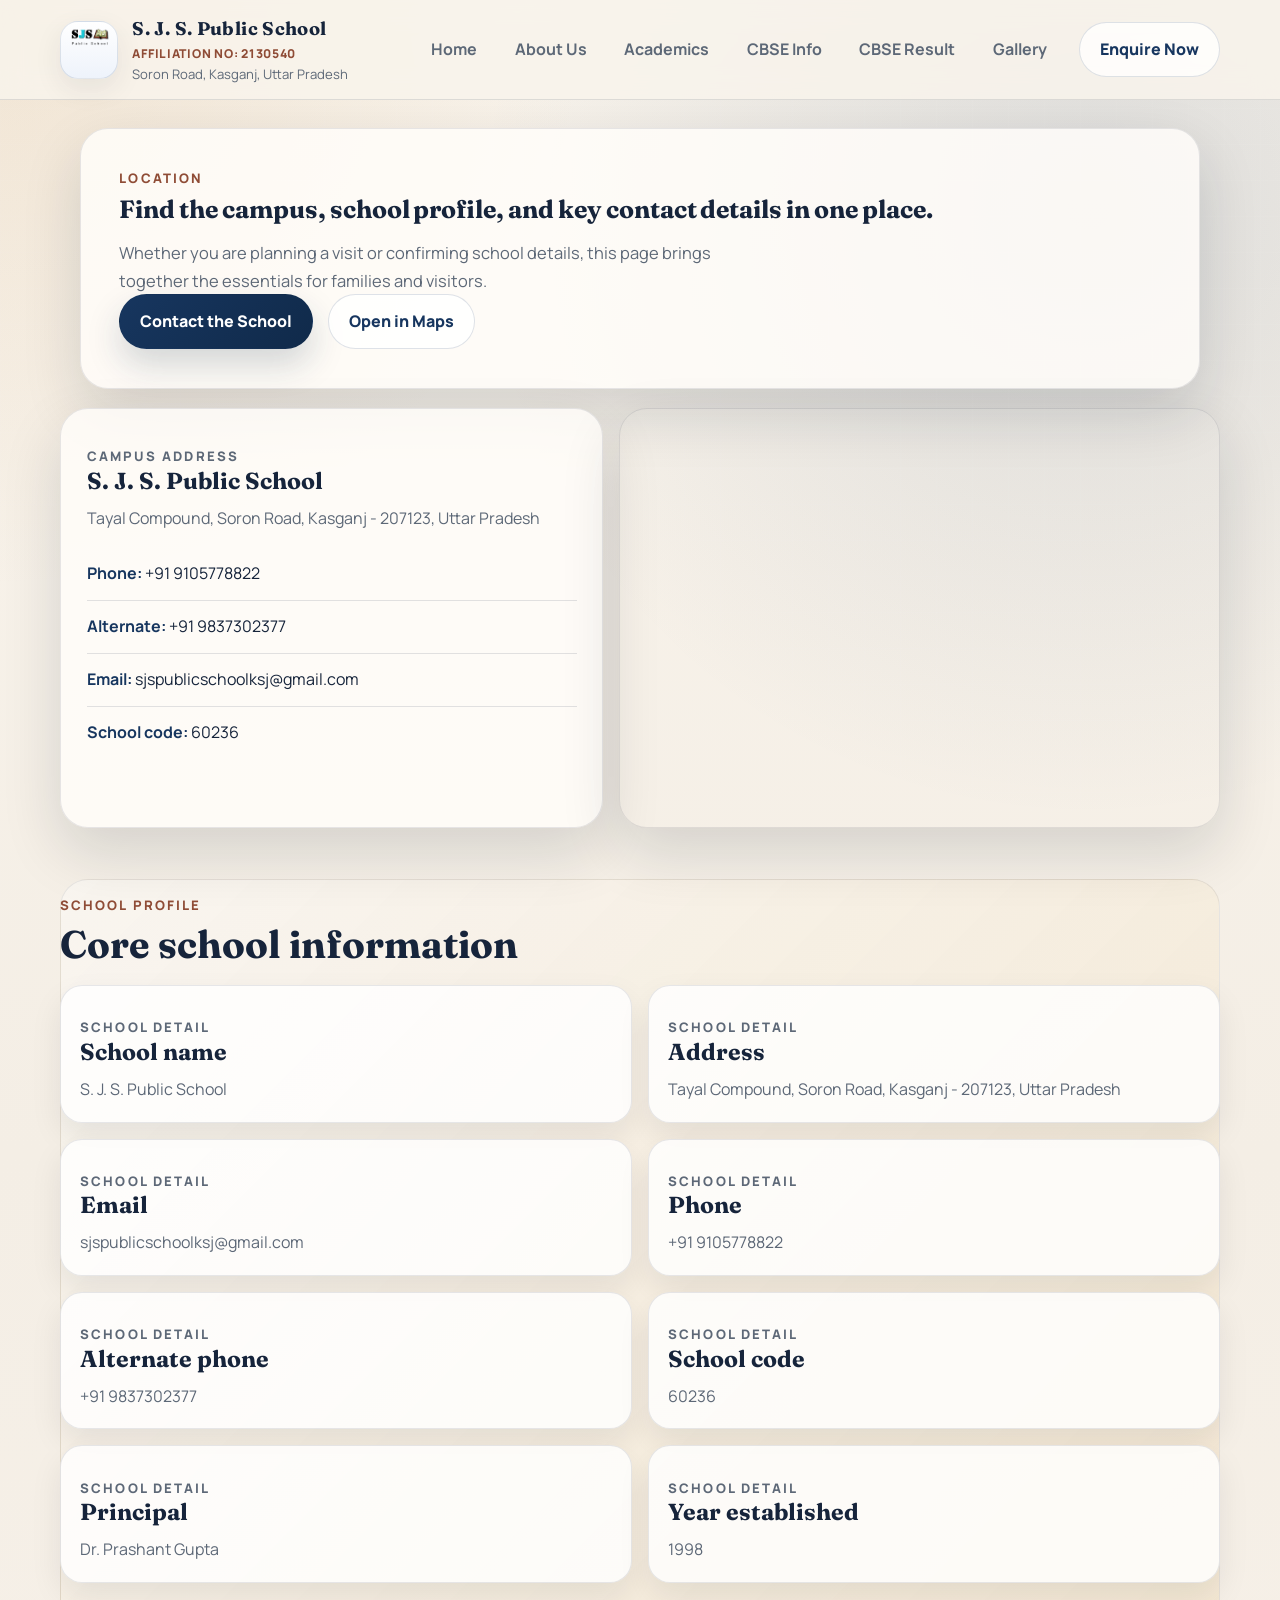
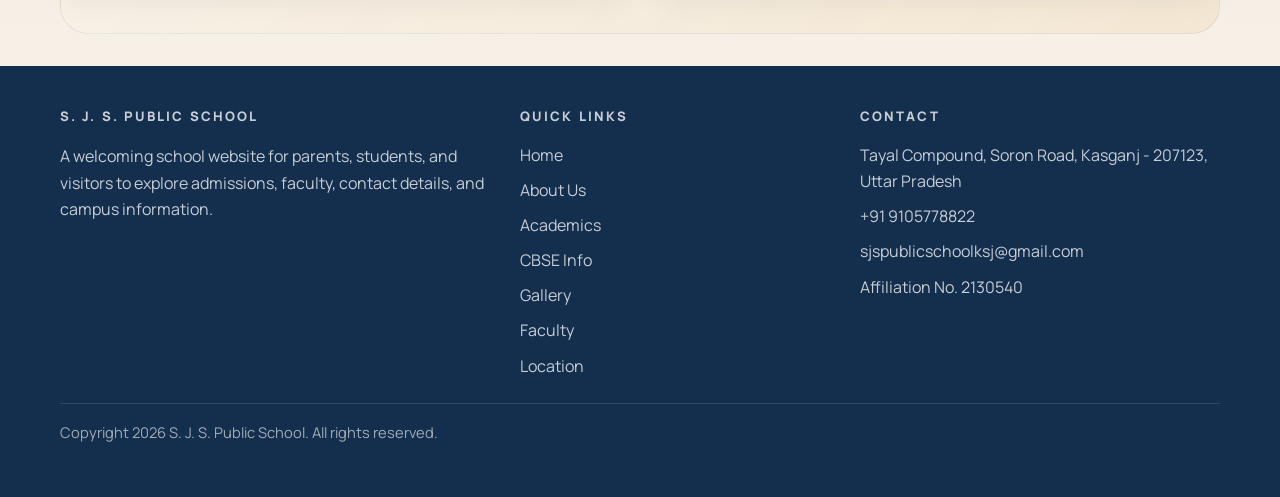
<file: location.html>
<!DOCTYPE html>
<html lang="en">
<head>
  <meta charset="UTF-8">
  <meta name="viewport" content="width=device-width, initial-scale=1.0">
  <title>S. J. S. Public School | Location</title>
  <meta
    name="description"
    content="Location, address, school profile, and contact details for S. J. S. Public School, Kasganj."
  >
  <link rel="preconnect" href="https://fonts.googleapis.com">
  <link rel="preconnect" href="https://fonts.gstatic.com" crossorigin>
  <link
    href="https://fonts.googleapis.com/css2?family=Fraunces:wght@500;600;700&family=Manrope:wght@400;500;600;700;800&display=swap"
    rel="stylesheet"
  >
  <link rel="stylesheet" href="assets/css/styles.css">
  <script defer src="assets/js/data.js"></script>
  <script defer src="assets/js/site.js"></script>
</head>
<body data-page="location">
  <div data-site-header></div>

  <main id="main-content">
    <section class="page-hero page-hero--location">
      <div class="hero-copy" data-reveal>
        <p class="eyebrow">Location</p>
        <h1>Find the campus, school profile, and key contact details in one place.</h1>
        <p class="hero-text">
          Whether you are planning a visit or confirming school details, this page brings together
          the essentials for families and visitors.
        </p>
        <div class="button-row">
          <a class="button" href="enquiry.html">Contact the School</a>
          <a class="button button--secondary" href="https://www.google.com/maps/search/?api=1&query=S.J.S%20Public%20School%20Soron%20Road%20Kasganj%20207123" target="_blank" rel="noreferrer">
            Open in Maps
          </a>
        </div>
      </div>
    </section>

    <section class="section">
      <div class="contact-band">
        <article class="contact-card" data-reveal>
          <p class="eyebrow">Campus Address</p>
          <h2>S. J. S. Public School</h2>
          <p>Tayal Compound, Soron Road, Kasganj - 207123, Uttar Pradesh</p>
          <ul class="detail-list detail-list--plain">
            <li><strong>Phone:</strong> +91 9105778822</li>
            <li><strong>Alternate:</strong> +91 9837302377</li>
            <li><strong>Email:</strong> sjspublicschoolksj@gmail.com</li>
            <li><strong>School code:</strong> 60236</li>
          </ul>
        </article>

        <div class="map-frame" data-reveal>
          <iframe
            title="Map showing S. J. S. Public School, Kasganj"
            loading="lazy"
            referrerpolicy="no-referrer-when-downgrade"
            src="https://www.google.com/maps?q=S.J.S%20Public%20School%20Soron%20Road%20Kasganj%20207123&output=embed"
          ></iframe>
        </div>
      </div>
    </section>

    <section class="section section--accent">
      <div class="section-header section-header--compact" data-reveal>
        <p class="eyebrow">School Profile</p>
        <h2>Core school information</h2>
      </div>
      <div id="school-profile" class="detail-grid"></div>
    </section>

  </main>

  <div data-site-footer></div>
</body>
</html>
</file>
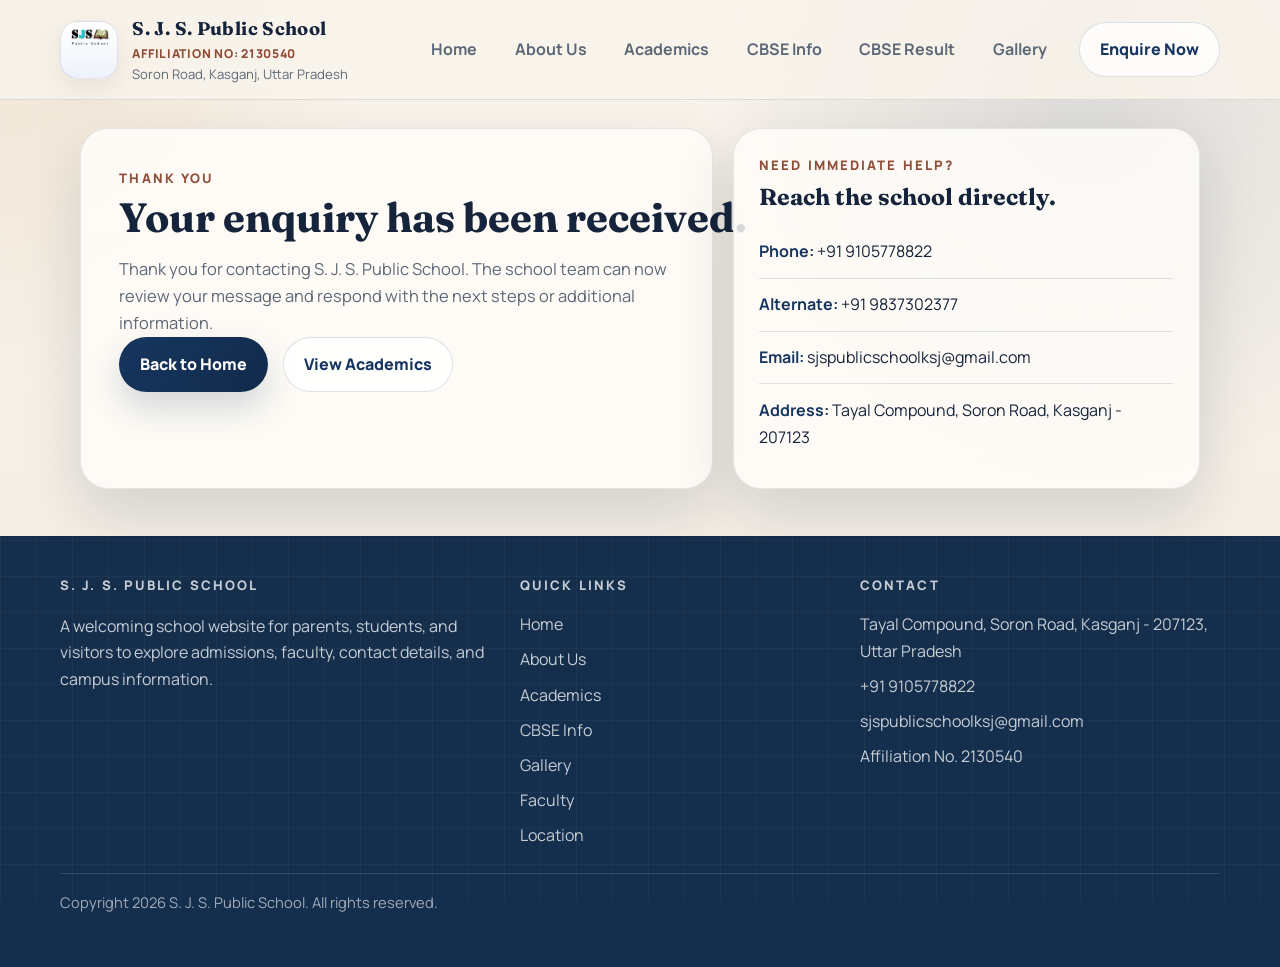
<file: thank-you.html>
<!DOCTYPE html>
<html lang="en">
<head>
  <meta charset="UTF-8">
  <meta name="viewport" content="width=device-width, initial-scale=1.0">
  <title>S. J. S. Public School | Thank You</title>
  <meta
    name="description"
    content="Thank you for contacting S. J. S. Public School. Your enquiry has been received."
  >
  <link rel="preconnect" href="https://fonts.googleapis.com">
  <link rel="preconnect" href="https://fonts.gstatic.com" crossorigin>
  <link
    href="https://fonts.googleapis.com/css2?family=Fraunces:wght@500;600;700&family=Manrope:wght@400;500;600;700;800&display=swap"
    rel="stylesheet"
  >
  <link rel="stylesheet" href="assets/css/styles.css">
  <script defer src="assets/js/data.js"></script>
  <script defer src="assets/js/site.js"></script>
</head>
<body data-page="enquiry">
  <div data-site-header></div>

  <main id="main-content">
    <section class="page-hero">
      <div class="hero-copy" data-reveal>
        <p class="eyebrow">Thank You</p>
        <h1>Your enquiry has been received.</h1>
        <p class="hero-text">
          Thank you for contacting S. J. S. Public School. The school team can now review your
          message and respond with the next steps or additional information.
        </p>
        <div class="button-row">
          <a class="button" href="index.html">Back to Home</a>
          <a class="button button--secondary" href="academics.html">View Academics</a>
        </div>
      </div>

      <div class="note-panel" data-reveal>
        <p class="eyebrow">Need Immediate Help?</p>
        <h3>Reach the school directly.</h3>
        <ul class="detail-list detail-list--plain">
          <li><strong>Phone:</strong> +91 9105778822</li>
          <li><strong>Alternate:</strong> +91 9837302377</li>
          <li><strong>Email:</strong> sjspublicschoolksj@gmail.com</li>
          <li><strong>Address:</strong> Tayal Compound, Soron Road, Kasganj - 207123</li>
        </ul>
      </div>
    </section>
  </main>

  <div data-site-footer></div>
</body>
</html>
</file>
<file: assets/css/styles.css>
:root {
  --bg: #f5efe6;
  --paper: #fffdfa;
  --paper-strong: #f8efe0;
  --paper-muted: #efe6d6;
  --ink: #16243b;
  --muted: #5d6877;
  --brand: #17365f;
  --brand-strong: #102a4a;
  --accent: #c0863d;
  --accent-soft: #f2dfbe;
  --signal: #8f4c36;
  --line: rgba(22, 36, 59, 0.12);
  --line-strong: rgba(22, 36, 59, 0.22);
  --shadow: 0 24px 60px rgba(15, 25, 43, 0.14);
  --radius-lg: 28px;
  --radius-md: 22px;
  --radius-sm: 16px;
  --page-width: min(1160px, calc(100vw - 2rem));
  --site-header-height: 90px;
  --display: "Fraunces", Georgia, serif;
  --body: "Manrope", "Trebuchet MS", sans-serif;
}

*,
*::before,
*::after {
  box-sizing: border-box;
}

html {
  scroll-behavior: smooth;
}

body {
  margin: 0;
  font-family: var(--body);
  color: var(--ink);
  background:
    radial-gradient(circle at top left, rgba(192, 134, 61, 0.14), transparent 24%),
    radial-gradient(circle at 85% 10%, rgba(23, 54, 95, 0.12), transparent 28%),
    linear-gradient(180deg, #f9f4ec 0%, #f4eee5 55%, #f7f1e9 100%);
  line-height: 1.65;
}

body::before {
  content: "";
  position: fixed;
  inset: 0;
  pointer-events: none;
  background-image:
    linear-gradient(rgba(255, 255, 255, 0.14) 1px, transparent 1px),
    linear-gradient(90deg, rgba(255, 255, 255, 0.14) 1px, transparent 1px);
  background-size: 36px 36px;
  opacity: 0.28;
}

img {
  display: block;
  width: 100%;
  max-width: 100%;
}

iframe {
  border: 0;
  width: 100%;
}

a {
  color: inherit;
}

button,
input,
select,
textarea {
  font: inherit;
}

.skip-link {
  position: absolute;
  left: -999px;
  top: 0;
  z-index: 100;
  background: var(--brand);
  color: #fff;
  padding: 0.9rem 1rem;
}

.skip-link:focus {
  left: 1rem;
}

.site-header {
  position: sticky;
  top: 0;
  z-index: 30;
  backdrop-filter: blur(14px);
  background: rgba(249, 244, 236, 0.86);
  border-bottom: 1px solid var(--line);
}

.header-inner {
  width: var(--page-width);
  margin: 0 auto;
  display: flex;
  align-items: center;
  justify-content: space-between;
  gap: 1rem;
  padding: 0.85rem 0;
}

.brand {
  display: inline-flex;
  align-items: center;
  gap: 0.9rem;
  text-decoration: none;
}

.brand-mark {
  width: 58px;
  height: 58px;
  border-radius: 18px;
  background: linear-gradient(180deg, #fff 0%, #eef3fb 100%);
  border: 1px solid rgba(23, 54, 95, 0.12);
  padding: 0.35rem;
  box-shadow: 0 10px 28px rgba(15, 25, 43, 0.08);
}

.brand-text span {
  display: block;
}

.brand-title {
  font-family: var(--display);
  font-size: 1.15rem;
  font-weight: 700;
  letter-spacing: 0.02em;
}

.brand-affiliation {
  color: var(--signal);
  font-size: 0.76rem;
  font-weight: 800;
  letter-spacing: 0.06em;
  text-transform: uppercase;
}

.brand-subtitle {
  color: var(--muted);
  font-size: 0.82rem;
}

.nav-toggle {
  display: none;
  align-items: center;
  justify-content: center;
  width: 48px;
  height: 48px;
  border-radius: 16px;
  border: 1px solid var(--line);
  background: rgba(255, 255, 255, 0.6);
  color: var(--brand);
  cursor: pointer;
}

.site-nav {
  display: flex;
  align-items: center;
  gap: 1rem;
}

.nav-list {
  display: flex;
  align-items: center;
  gap: 0.35rem;
  list-style: none;
  margin: 0;
  padding: 0;
}

.nav-link {
  display: inline-flex;
  align-items: center;
  justify-content: center;
  min-height: 44px;
  padding: 0.75rem 1rem;
  border-radius: 999px;
  color: var(--muted);
  text-decoration: none;
  font-weight: 700;
  transition: background-color 180ms ease, color 180ms ease, transform 180ms ease;
}

.nav-link:hover,
.nav-link:focus-visible,
.nav-link.is-current {
  background: var(--brand);
  color: #fff;
  transform: translateY(-1px);
}

.button {
  display: inline-flex;
  align-items: center;
  justify-content: center;
  min-height: 48px;
  padding: 0.85rem 1.25rem;
  border-radius: 999px;
  border: 1px solid transparent;
  background: linear-gradient(135deg, var(--brand) 0%, var(--brand-strong) 100%);
  color: #fff;
  text-decoration: none;
  font-weight: 800;
  box-shadow: 0 16px 34px rgba(16, 42, 74, 0.18);
  transition: transform 180ms ease, box-shadow 180ms ease, background-color 180ms ease;
  cursor: pointer;
}

.button:hover,
.button:focus-visible {
  transform: translateY(-2px);
  box-shadow: 0 20px 40px rgba(16, 42, 74, 0.22);
}

.button:disabled,
.button[disabled] {
  opacity: 0.72;
  cursor: not-allowed;
  transform: none;
  box-shadow: none;
}

.button--secondary {
  background: rgba(255, 255, 255, 0.78);
  color: var(--brand);
  border-color: rgba(23, 54, 95, 0.14);
  box-shadow: none;
}

.button--ghost {
  background: transparent;
  color: var(--brand);
  border-color: rgba(23, 54, 95, 0.18);
  box-shadow: none;
}

.button-row,
.button-stack {
  display: flex;
  flex-wrap: wrap;
  gap: 0.9rem;
}

.button-stack {
  flex-direction: column;
  align-items: flex-start;
}

.eyebrow {
  margin: 0 0 0.5rem;
  color: var(--signal);
  font-size: 0.82rem;
  font-weight: 800;
  letter-spacing: 0.16em;
  text-transform: uppercase;
}

.page-hero {
  width: var(--page-width);
  margin: 1.5rem auto 0;
  padding: 1.25rem;
  display: grid;
  grid-template-columns: minmax(0, 1.15fr) minmax(320px, 0.85fr);
  gap: 1.25rem;
}

.page-hero--home {
  width: 100%;
  max-width: none;
  margin: 0;
  padding: 0 0 1.5rem;
  grid-template-columns: 1fr;
  align-items: start;
  gap: 1.5rem;
}

.page-hero--location {
  grid-template-columns: minmax(0, 1fr);
}

.page-hero--faculty {
  grid-template-columns: minmax(0, 1fr);
}

.page-hero--faculty .hero-copy h1 {
  font-size: clamp(1.2rem, 1.85vw, 1.8rem);
  word-spacing: -0.05em;
}

.page-hero--location .hero-copy h1 {
  font-size: clamp(1.28rem, 1.95vw, 1.9rem);
  word-spacing: -0.05em;
}

.hero-copy,
.page-banner,
.hero-panel,
.note-panel,
.story-card,
.quote-card,
.contact-card,
.info-card,
.profile-note {
  background: rgba(255, 253, 250, 0.84);
  border: 1px solid rgba(22, 36, 59, 0.1);
  border-radius: var(--radius-lg);
  box-shadow: var(--shadow);
}

.hero-copy {
  padding: clamp(1.6rem, 3vw, 2.5rem);
}

.hero-copy__top {
  display: flex;
  flex-wrap: wrap;
  align-items: flex-start;
  justify-content: space-between;
  gap: 0.9rem 1.25rem;
}

.hero-copy__actions {
  justify-content: flex-end;
  margin-bottom: 1.15rem;
}

.hero-copy h1 {
  margin: 0;
  max-width: 14ch;
  font-family: var(--display);
  font-size: clamp(1.7rem, 3.2vw, 2.8rem);
  line-height: 0.98;
}

.hero-school-name {
  margin: 0;
  color: var(--brand);
  font-family: var(--display);
  font-size: clamp(1.4rem, 2vw, 2rem);
  font-weight: 700;
  line-height: 1.1;
}

.hero-affiliation {
  margin: 0.35rem 0 1rem;
  color: var(--signal);
  font-size: 0.98rem;
  font-weight: 800;
  letter-spacing: 0.04em;
}

.hero-text {
  max-width: 62ch;
  margin: 1.1rem 0 0;
  color: var(--muted);
  font-size: 1.03rem;
}

.hero-meta,
.badge-row {
  display: flex;
  flex-wrap: wrap;
  gap: 0.6rem;
  margin-top: 1.3rem;
}

.meta-pill {
  display: inline-flex;
  align-items: center;
  min-height: 36px;
  padding: 0.55rem 0.9rem;
  border-radius: 999px;
  background: rgba(23, 54, 95, 0.08);
  color: var(--brand);
  font-size: 0.88rem;
  font-weight: 700;
}

.faculty-hero-links {
  display: flex;
  flex-direction: column;
  align-items: flex-start;
  gap: 0.6rem;
  margin-top: 1.3rem;
}

.faculty-hero-links .meta-pill {
  text-decoration: none;
  transition: background-color 180ms ease, color 180ms ease, transform 180ms ease;
}

.faculty-hero-links .meta-pill:hover,
.faculty-hero-links .meta-pill:focus-visible {
  background: var(--brand);
  color: #fff;
  transform: translateY(-1px);
}

.faculty-hero-links .meta-pill:focus-visible {
  outline: 3px solid rgba(192, 134, 61, 0.35);
  outline-offset: 3px;
}

.hero-media {
  position: relative;
  width: 100%;
  max-width: min(960px, 100%);
  margin: 0 auto;
  align-items: start;
}

.hero-gallery__slides {
  position: relative;
}

.page-hero--home .hero-media {
  width: 50%;
  max-width: none;
  height: calc(100vh - var(--site-header-height));
  height: calc(100svh - var(--site-header-height));
}

.page-hero--home .hero-gallery__slides {
  height: 100%;
}

.page-hero--home .hero-copy {
  width: var(--page-width);
  margin: 0 auto;
}

.page-hero--home .hero-copy__actions {
  justify-content: flex-end;
  margin: 0;
  flex: 0 0 auto;
}

.page-hero--home .hero-copy__top h1 {
  flex: 1 1 320px;
  min-width: 0;
}

.page-hero--home .hero-copy h1 {
  font-size: clamp(1.45rem, 2.5vw, 2.25rem);
  word-spacing: -0.06em;
}

.hero-panel,
.page-banner {
  overflow: hidden;
}

.hero-gallery__slide {
  display: none;
  padding: clamp(0.75rem, 1.8vw, 1rem);
}

.hero-gallery__slide.is-active {
  display: block;
}

.page-hero--home .hero-gallery__slide {
  height: 100%;
  padding: 0;
  background: transparent;
  border: 0;
  border-radius: 0;
  box-shadow: none;
}

.hero-panel--poster img {
  height: auto;
  object-fit: contain;
  max-height: 780px;
}

.hero-panel--photo img {
  height: auto;
  aspect-ratio: auto;
  object-fit: contain;
  max-height: 780px;
}

.page-hero--home .hero-panel--poster img,
.page-hero--home .hero-panel--photo img {
  width: 100%;
  height: 100%;
  max-height: none;
  object-fit: contain;
}

.hero-gallery__arrow {
  position: absolute;
  top: 50%;
  z-index: 2;
  width: 52px;
  height: 52px;
  display: inline-flex;
  align-items: center;
  justify-content: center;
  border: 0;
  border-radius: 999px;
  background: rgba(23, 54, 95, 0.9);
  color: #fff;
  box-shadow: 0 16px 34px rgba(16, 42, 74, 0.18);
  cursor: pointer;
  font-size: 2rem;
  line-height: 1;
  transform: translateY(-50%);
  transition: transform 180ms ease, background-color 180ms ease, box-shadow 180ms ease;
}

.hero-gallery__arrow:hover,
.hero-gallery__arrow:focus-visible {
  background: var(--brand-strong);
  box-shadow: 0 20px 40px rgba(16, 42, 74, 0.24);
}

.hero-gallery__arrow:focus-visible {
  outline: 3px solid rgba(192, 134, 61, 0.35);
  outline-offset: 3px;
}

.hero-gallery__arrow--prev {
  left: 1rem;
}

.hero-gallery__arrow--next {
  right: 1rem;
}

.page-banner img {
  height: 100%;
  object-fit: cover;
}

.page-banner {
  min-height: 320px;
}

.page-banner--compact img {
  aspect-ratio: 4 / 4.5;
  object-fit: cover;
}

.section {
  width: var(--page-width);
  margin: 0 auto;
  padding: 1rem 0 3.2rem;
}

.section--tight {
  padding-top: 0.5rem;
}

.section--accent {
  position: relative;
}

.section--accent::before {
  content: "";
  position: absolute;
  inset: 0;
  border-radius: var(--radius-lg);
  background: linear-gradient(135deg, rgba(255, 255, 255, 0.38), rgba(242, 223, 190, 0.48));
  border: 1px solid rgba(22, 36, 59, 0.08);
  z-index: -1;
}

.section-header {
  margin-bottom: 1.3rem;
}

.section-header h1,
.section-header h2 {
  margin: 0;
  max-width: 18ch;
  font-family: var(--display);
  font-size: clamp(1.9rem, 3vw, 3rem);
  line-height: 1.03;
}

.section-header--compact h1,
.section-header--compact h2 {
  max-width: 24ch;
}

.home-leadership-header .eyebrow {
  font-size: 0.76rem;
}

.home-leadership-header h2 {
  max-width: none;
  font-size: clamp(1.18rem, 1.65vw, 1.55rem);
  letter-spacing: -0.01em;
  white-space: nowrap;
}

.home-admission-header h2 {
  max-width: none;
  font-size: clamp(1.16rem, 1.6vw, 1.48rem);
  letter-spacing: -0.01em;
  white-space: nowrap;
}

.home-pillars-header .eyebrow {
  font-size: 0.94rem;
}

.home-pillars-header h2 {
  max-width: none;
  font-size: clamp(1.08rem, 1.45vw, 1.38rem);
  letter-spacing: -0.01em;
  white-space: nowrap;
}

.faculty-leadership-header h2 {
  max-width: none;
  font-size: clamp(1.08rem, 1.55vw, 1.45rem);
  white-space: nowrap;
}

#main-content > .section:first-child .section-header h1,
#main-content > .section:first-child .section-header h2 {
  font-size: clamp(1.6rem, 2.4vw, 2.35rem);
  max-width: none;
  white-space: nowrap;
}

#main-content > .page-hero .hero-copy h1 {
  max-width: none;
  white-space: nowrap;
}

#main-content > .page-hero {
  margin-top: 0.9rem;
  padding-top: 0.85rem;
  padding-bottom: 0.9rem;
}

#main-content > .page-hero + .section {
  padding-top: 0.3rem;
}

#main-content > .section:first-child {
  padding-top: 0.55rem;
  padding-bottom: 1.85rem;
}

#main-content > .section:first-child + .section--tight {
  padding-top: 0.1rem;
}

.stats-grid,
.card-grid,
.detail-grid,
.download-grid {
  display: grid;
  gap: 1rem;
}

.stats-grid {
  grid-template-columns: repeat(4, minmax(0, 1fr));
}

.card-grid {
  grid-template-columns: repeat(3, minmax(0, 1fr));
}

.card-grid--two {
  grid-template-columns: repeat(2, minmax(0, 1fr));
}

.detail-grid {
  grid-template-columns: repeat(2, minmax(0, 1fr));
}

.download-grid {
  grid-template-columns: repeat(3, minmax(0, 1fr));
}

.kpi-card,
.feature-card,
.leader-card,
.step-card,
.detail-card,
.download-card,
.staff-card {
  padding: 1.2rem;
  border-radius: var(--radius-md);
  border: 1px solid rgba(22, 36, 59, 0.1);
  background: rgba(255, 255, 255, 0.8);
  box-shadow: 0 14px 32px rgba(15, 25, 43, 0.08);
}

.kpi-card {
  background:
    linear-gradient(160deg, rgba(255, 255, 255, 0.96), rgba(233, 241, 252, 0.72));
}

.kpi-card h3,
.feature-card h3,
.leader-card h3,
.note-panel h3,
.detail-card h3,
.download-card h3,
.staff-card h3,
.story-card h3,
.contact-card h2,
.info-card h3,
.profile-note h3 {
  margin: 0;
  font-family: var(--display);
  font-size: 1.45rem;
  line-height: 1.08;
}

.kpi-card p,
.feature-card p,
.leader-card p,
.step-card p,
.detail-card p,
.download-card p,
.staff-card p,
.story-card p,
.quote-card p,
.contact-card p,
.info-card p,
.profile-note p {
  margin: 0.75rem 0 0;
  color: var(--muted);
}

.kpi-card .kpi-value {
  font-family: var(--display);
  font-size: 2rem;
  color: var(--brand);
}

.story-grid,
.split-layout,
.contact-band,
.form-wrap {
  display: grid;
  gap: 1rem;
}

.story-grid {
  grid-template-columns: minmax(0, 1.2fr) minmax(300px, 0.8fr);
}

.about-tabs {
  display: grid;
  gap: 1rem;
}

.about-tabs--stacked {
  grid-template-columns: minmax(220px, 0.34fr) minmax(0, 1fr);
  align-items: start;
}

.about-tabs__nav {
  display: flex;
  flex-wrap: wrap;
  gap: 0.75rem;
}

.about-tabs--stacked .about-tabs__nav {
  flex-direction: column;
}

.about-tabs--stacked .about-tabs__panels {
  min-width: 0;
}

.about-tabs__tab {
  display: inline-flex;
  align-items: center;
  justify-content: center;
  min-height: 46px;
  padding: 0.8rem 1.1rem;
  border: 1px solid rgba(23, 54, 95, 0.14);
  border-radius: 999px;
  background: rgba(255, 255, 255, 0.76);
  color: var(--muted);
  font-weight: 800;
  text-decoration: none;
  cursor: pointer;
  transition: background-color 180ms ease, color 180ms ease, transform 180ms ease, box-shadow 180ms ease;
}

.about-tabs--stacked .about-tabs__tab {
  width: 100%;
  justify-content: flex-start;
  text-align: left;
}

.about-tabs__tab:hover,
.about-tabs__tab:focus-visible,
.about-tabs__tab.is-active {
  background: var(--brand);
  color: #fff;
  transform: translateY(-1px);
  box-shadow: 0 14px 32px rgba(16, 42, 74, 0.16);
}

.about-tabs__tab:focus-visible {
  outline: 3px solid rgba(192, 134, 61, 0.35);
  outline-offset: 3px;
}

.about-panel {
  display: grid;
  grid-template-columns: minmax(0, 1.2fr) minmax(260px, 0.8fr);
  gap: 1.25rem;
  align-items: stretch;
  padding: 1.35rem;
  border-radius: var(--radius-lg);
  border: 1px solid rgba(22, 36, 59, 0.1);
  background: rgba(255, 253, 250, 0.84);
  box-shadow: var(--shadow);
}

.about-panel__content {
  display: grid;
  align-content: start;
  gap: 0.95rem;
}

.about-panel__content h3 {
  margin: 0;
  font-family: var(--display);
  font-size: clamp(1.6rem, 2.4vw, 2.4rem);
  line-height: 1.05;
}

.about-panel__content p {
  margin: 0;
  color: var(--muted);
}

.about-panel__media {
  overflow: hidden;
  display: flex;
  align-items: center;
  justify-content: center;
  min-height: 320px;
  padding: 1rem;
  border-radius: var(--radius-md);
  border: 1px solid rgba(22, 36, 59, 0.1);
  background:
    radial-gradient(circle at top right, rgba(192, 134, 61, 0.18), transparent 32%),
    linear-gradient(160deg, rgba(255, 255, 255, 0.96), rgba(233, 241, 252, 0.72));
}

.about-panel__media img {
  width: 100%;
  height: 100%;
  object-fit: contain;
}

.academics-panel__content {
  gap: 1rem;
}

.academics-panel__top {
  display: flex;
  flex-wrap: wrap;
  align-items: flex-start;
  justify-content: space-between;
  gap: 0.9rem 1.1rem;
}

.academics-panel__heading {
  min-width: 0;
  flex: 1 1 320px;
  display: grid;
  gap: 0.35rem;
}

.academics-panel__heading .eyebrow {
  margin: 0;
}

.academics-panel__calendar-link {
  flex: 0 0 auto;
}

.academics-panel {
  grid-template-columns: minmax(0, 1fr);
}

.academics-detail-list,
.academics-table,
.academics-actions {
  margin-top: 0.15rem;
}

[data-academics-subtabs] {
  display: grid;
  gap: 0.9rem;
  margin-top: 0.15rem;
  padding: 1rem;
  border-radius: var(--radius-md);
  border: 1px solid rgba(22, 36, 59, 0.1);
  background: rgba(255, 255, 255, 0.7);
}

.academics-subtabs__nav {
  display: flex;
  flex-wrap: wrap;
  gap: 0.7rem;
}

.academics-subtabs__tab {
  display: inline-flex;
  align-items: center;
  justify-content: center;
  min-height: 42px;
  padding: 0.75rem 1rem;
  border-radius: 999px;
  border: 1px solid rgba(23, 54, 95, 0.14);
  background: rgba(255, 255, 255, 0.84);
  color: var(--muted);
  font-weight: 800;
  text-decoration: none;
  transition: background-color 180ms ease, color 180ms ease, transform 180ms ease, box-shadow 180ms ease;
}

.academics-subtabs__tab:hover,
.academics-subtabs__tab:focus-visible,
.academics-subtabs__tab.is-active {
  background: var(--accent-soft);
  color: var(--brand);
  transform: translateY(-1px);
  box-shadow: 0 14px 32px rgba(16, 42, 74, 0.12);
}

.academics-subtabs__tab:focus-visible {
  outline: 3px solid rgba(192, 134, 61, 0.35);
  outline-offset: 3px;
}

.academics-subtabs__panel {
  display: grid;
  gap: 0.95rem;
}

.academics-subtabs__panel h4 {
  margin: 0;
  font-family: var(--display);
  font-size: clamp(1.2rem, 2vw, 1.7rem);
  line-height: 1.08;
}

.academics-subtabs__panel p {
  margin: 0;
  color: var(--muted);
}

.cbse-block {
  padding: 1.5rem;
  border-radius: var(--radius-lg);
  border: 1px solid rgba(22, 36, 59, 0.1);
  background: rgba(255, 253, 250, 0.84);
  box-shadow: var(--shadow);
}

.cbse-block__head {
  margin-bottom: 1rem;
}

.cbse-block__head h2,
.cbse-block__head h3 {
  margin: 0;
  font-family: var(--display);
  font-size: clamp(1.4rem, 2.4vw, 2rem);
  line-height: 1.08;
}

.cbse-bullet-list {
  margin: 0;
  padding-left: 1.2rem;
  color: var(--muted);
}

.cbse-bullet-list li + li {
  margin-top: 0.3rem;
}

.table-link,
.table-status {
  display: inline-flex;
  align-items: center;
  min-height: 38px;
  padding: 0.55rem 0.85rem;
  border-radius: 999px;
  font-size: 0.9rem;
  font-weight: 800;
}

.table-link {
  background: rgba(23, 54, 95, 0.08);
  color: var(--brand);
  text-decoration: none;
  transition: background-color 180ms ease, color 180ms ease, transform 180ms ease;
}

.table-link:hover,
.table-link:focus-visible {
  background: var(--brand);
  color: #fff;
  transform: translateY(-1px);
}

.table-link:focus-visible {
  outline: 3px solid rgba(192, 134, 61, 0.35);
  outline-offset: 3px;
}

.table-status {
  background: rgba(22, 36, 59, 0.06);
  color: var(--muted);
}

.story-card,
.quote-card,
.note-panel,
.contact-card,
.info-card,
.profile-note {
  padding: 1.6rem;
}

.quote-card blockquote {
  margin: 0.4rem 0 0;
  font-family: var(--display);
  font-size: 1.6rem;
  line-height: 1.22;
  color: var(--brand);
}

.split-layout {
  grid-template-columns: minmax(0, 1.15fr) minmax(300px, 0.85fr);
  align-items: start;
}

.step-grid {
  display: grid;
  grid-template-columns: repeat(2, minmax(0, 1fr));
  gap: 1rem;
}

.step-card {
  position: relative;
  padding-top: 3.5rem;
}

.step-card::before {
  content: attr(data-step);
  position: absolute;
  top: 1rem;
  left: 1rem;
  width: 2rem;
  height: 2rem;
  border-radius: 999px;
  display: inline-flex;
  align-items: center;
  justify-content: center;
  background: var(--accent-soft);
  color: var(--brand);
  font-weight: 800;
}

.table-shell {
  overflow-x: auto;
  border-radius: var(--radius-md);
  background: rgba(255, 255, 255, 0.76);
  border: 1px solid rgba(22, 36, 59, 0.1);
  box-shadow: var(--shadow);
}

.table-shell table {
  width: 100%;
  border-collapse: collapse;
  min-width: 680px;
}

.table-shell th,
.table-shell td {
  padding: 1rem;
  border-bottom: 1px solid var(--line);
  text-align: left;
  vertical-align: top;
}

.table-shell thead th {
  background: rgba(23, 54, 95, 0.08);
  color: var(--brand);
  font-size: 0.92rem;
  letter-spacing: 0.02em;
}

.contact-band {
  grid-template-columns: minmax(0, 0.95fr) minmax(0, 1.05fr);
  align-items: stretch;
}

.map-frame {
  overflow: hidden;
  min-height: 420px;
  border-radius: var(--radius-lg);
  border: 1px solid rgba(22, 36, 59, 0.1);
  box-shadow: var(--shadow);
}

.map-frame iframe {
  min-height: 100%;
}

.detail-card ul,
.detail-list,
.faq-list,
.document-list {
  list-style: none;
  margin: 0.9rem 0 0;
  padding: 0;
}

.detail-list li,
.faq-list li,
.document-list li {
  padding: 0.8rem 0;
  border-bottom: 1px solid var(--line);
}

.detail-list li:last-child,
.faq-list li:last-child,
.document-list li:last-child {
  border-bottom: none;
}

.detail-list--plain {
  margin-top: 1rem;
}

.detail-list strong,
.document-list a {
  color: var(--brand);
}

.directory-toolbar {
  display: flex;
  justify-content: space-between;
  gap: 1rem;
  align-items: end;
  margin-bottom: 1.3rem;
}

.directory-controls {
  display: grid;
  gap: 0.75rem;
  width: min(100%, 430px);
}

.search-input,
.field input,
.field select,
.field textarea {
  width: 100%;
  border-radius: 18px;
  border: 1px solid rgba(22, 36, 59, 0.14);
  background: rgba(255, 255, 255, 0.85);
  padding: 0.95rem 1rem;
  color: var(--ink);
  transition: border-color 160ms ease, box-shadow 160ms ease, transform 160ms ease;
}

.search-input:focus,
.field input:focus,
.field select:focus,
.field textarea:focus {
  outline: none;
  border-color: rgba(23, 54, 95, 0.42);
  box-shadow: 0 0 0 4px rgba(23, 54, 95, 0.1);
}

.filter-row {
  display: flex;
  flex-wrap: wrap;
  gap: 0.65rem;
}

.filter-chip {
  min-height: 40px;
  padding: 0.65rem 0.95rem;
  border-radius: 999px;
  border: 1px solid rgba(22, 36, 59, 0.12);
  background: rgba(255, 255, 255, 0.76);
  color: var(--muted);
  font-weight: 700;
  cursor: pointer;
}

.filter-chip.is-active {
  background: var(--brand);
  color: #fff;
  border-color: transparent;
}

.staff-grid {
  display: grid;
  grid-template-columns: repeat(3, minmax(0, 1fr));
  gap: 1rem;
}

.faculty-table-wrap {
  width: 100%;
}

.faculty-table table {
  min-width: 760px;
}

.faculty-table__empty {
  text-align: center;
  color: var(--muted);
  font-weight: 700;
}

.staff-card h3 {
  font-size: 1.3rem;
}

.staff-role {
  color: var(--signal);
  font-weight: 800;
  font-size: 0.92rem;
  letter-spacing: 0.04em;
  text-transform: uppercase;
}

.staff-meta {
  margin-top: 0.9rem;
  display: flex;
  flex-wrap: wrap;
  gap: 0.55rem;
}

.staff-tag {
  display: inline-flex;
  align-items: center;
  min-height: 34px;
  padding: 0.45rem 0.75rem;
  border-radius: 999px;
  background: rgba(192, 134, 61, 0.13);
  color: var(--brand);
  font-size: 0.86rem;
  font-weight: 700;
}

.page-note {
  margin: 0.55rem 0 0;
  color: var(--muted);
}

.enquiry-quick-grid {
  display: grid;
  grid-template-columns: repeat(3, minmax(0, 1fr));
  gap: 1rem;
  margin-top: 1.5rem;
}

.enquiry-quick-card {
  display: flex;
  flex-direction: column;
  gap: 0.75rem;
  padding: 1.35rem;
  border-radius: var(--radius-md);
  border: 1px solid rgba(22, 36, 59, 0.1);
  background:
    linear-gradient(180deg, rgba(255, 255, 255, 0.96), rgba(236, 244, 252, 0.76));
  box-shadow: 0 14px 32px rgba(15, 25, 43, 0.08);
}

.enquiry-quick-card h2 {
  margin: 0;
  font-family: var(--display);
  font-size: 1.45rem;
  line-height: 1.08;
}

.enquiry-quick-card p {
  margin: 0;
  color: var(--muted);
}

.enquiry-quick-card .button {
  margin-top: auto;
  align-self: flex-start;
}

.form-wrap {
  grid-template-columns: minmax(0, 1.15fr) minmax(300px, 0.85fr);
  align-items: start;
}

.enquiry-contact-layout {
  gap: 1rem;
}

.enquiry-contact-card {
  background:
    linear-gradient(180deg, rgba(255, 253, 250, 0.94), rgba(240, 228, 206, 0.42));
}

.enquiry-contact-list {
  display: grid;
  gap: 0.85rem;
  margin-top: 1.2rem;
}

.enquiry-contact-item {
  padding: 0.95rem 1rem;
  border-radius: 20px;
  border: 1px solid rgba(22, 36, 59, 0.08);
  background: rgba(255, 255, 255, 0.82);
}

.enquiry-contact-item__label {
  display: block;
  margin-bottom: 0.35rem;
  color: var(--signal);
  font-size: 0.8rem;
  font-weight: 800;
  letter-spacing: 0.12em;
  text-transform: uppercase;
}

.enquiry-contact-item a,
.enquiry-contact-item p {
  margin: 0;
  color: var(--brand);
  font-weight: 800;
  text-decoration: none;
  word-break: break-word;
}

.enquiry-side-panel {
  margin-top: 1.3rem;
  padding-top: 1.15rem;
  border-top: 1px solid var(--line);
}

.enquiry-side-panel .document-list {
  margin-top: 0.35rem;
}

.enquiry-form {
  padding: 1.6rem;
  border-radius: var(--radius-lg);
  background: rgba(255, 255, 255, 0.82);
  border: 1px solid rgba(22, 36, 59, 0.1);
  box-shadow: var(--shadow);
}

.enquiry-form--contact {
  background:
    linear-gradient(180deg, rgba(255, 255, 255, 0.98), rgba(244, 248, 253, 0.82));
}

.enquiry-form--contact .section-header .eyebrow {
  font-size: 0.74rem;
  letter-spacing: 0.12em;
}

.enquiry-form--contact .section-header h2 {
  font-size: clamp(1.2rem, 1.9vw, 1.7rem);
  max-width: none;
}

.form-intro {
  margin: 0.75rem 0 0;
  color: var(--muted);
}

.field-row {
  display: grid;
  grid-template-columns: repeat(2, minmax(0, 1fr));
  gap: 1rem;
}

.field {
  margin-top: 1rem;
}

.field label {
  display: inline-block;
  margin-bottom: 0.45rem;
  color: var(--brand);
  font-weight: 700;
}

.field textarea {
  resize: vertical;
  min-height: 150px;
}

.field-error {
  min-height: 1.25rem;
  margin: 0.45rem 0 0;
  color: #b33c2d;
  font-size: 0.9rem;
}

.field.is-invalid input,
.field.is-invalid select,
.field.is-invalid textarea {
  border-color: rgba(179, 60, 45, 0.58);
  box-shadow: 0 0 0 4px rgba(179, 60, 45, 0.1);
}

.form-note {
  margin: 1rem 0 0;
  color: var(--muted);
}

.form-status {
  min-height: 1.5rem;
  margin: 1rem 0 0;
  font-weight: 700;
}

.form-status[data-state="success"] {
  color: #1d6b3d;
}

.form-status[data-state="error"] {
  color: #b33c2d;
}

.info-stack {
  display: grid;
  gap: 1rem;
}

.download-card {
  display: flex;
  flex-direction: column;
  gap: 0.75rem;
}

.download-card .download-type {
  color: var(--signal);
  font-size: 0.86rem;
  font-weight: 800;
  letter-spacing: 0.12em;
  text-transform: uppercase;
}

.enquiry-map-shell {
  width: min(100%, 760px);
  margin: 0 auto;
  padding: 1.4rem;
  border-radius: var(--radius-lg);
  border: 1px solid rgba(22, 36, 59, 0.1);
  background:
    linear-gradient(180deg, rgba(255, 255, 255, 0.98), rgba(239, 246, 252, 0.84));
  box-shadow: 0 18px 40px rgba(15, 25, 43, 0.09);
}

.enquiry-map-shell .section-header {
  text-align: center;
}

.enquiry-map-shell .section-header h2 {
  max-width: none;
}

.enquiry-map-banner {
  width: min(100%, 560px);
  min-height: 0;
  margin: 0 auto;
  border-radius: 26px;
  border: 1px solid rgba(22, 36, 59, 0.08);
  background: rgba(255, 255, 255, 0.94);
  box-shadow: 0 12px 28px rgba(15, 25, 43, 0.08);
}

.enquiry-map-banner img {
  display: block;
  width: 100%;
  aspect-ratio: 16 / 10;
  object-fit: contain;
  padding: 0.85rem;
}

.enquiry-map-actions {
  justify-content: center;
  margin-top: 1rem;
}

.gallery-grid {
  display: grid;
  grid-template-columns: repeat(3, minmax(0, 1fr));
  gap: 1rem;
}

.gallery-card {
  overflow: hidden;
  border-radius: var(--radius-md);
  border: 1px solid rgba(22, 36, 59, 0.1);
  background: rgba(255, 255, 255, 0.82);
  box-shadow: 0 14px 32px rgba(15, 25, 43, 0.08);
}

.gallery-card img {
  display: block;
  width: 100%;
  aspect-ratio: 4 / 3;
  object-fit: cover;
}

.gallery-card__body {
  padding: 1rem 1.1rem 1.15rem;
}

.gallery-card__body h3 {
  margin: 0;
  font-family: var(--display);
  font-size: 1.35rem;
  line-height: 1.08;
}

.gallery-card__body p {
  margin: 0.7rem 0 0;
  color: var(--muted);
}

.site-footer {
  margin-top: 2rem;
  border-top: 1px solid var(--line);
  background: rgba(16, 42, 74, 0.98);
  color: rgba(255, 255, 255, 0.88);
}

.footer-inner {
  width: var(--page-width);
  margin: 0 auto;
  padding: 2.4rem 0;
}

.footer-grid {
  display: grid;
  grid-template-columns: 1.1fr 0.8fr 0.9fr;
  gap: 1.25rem;
}

.footer-grid h3 {
  margin: 0;
  font-family: var(--display);
  font-size: 1.45rem;
  color: #fff;
}

.footer-grid p,
.footer-grid li,
.footer-grid a {
  color: rgba(255, 255, 255, 0.76);
}

.footer-links,
.footer-contact {
  list-style: none;
  margin: 0.9rem 0 0;
  padding: 0;
}

.footer-links li,
.footer-contact li {
  margin-top: 0.55rem;
}

.footer-links a {
  text-decoration: none;
}

.footer-credit {
  margin-top: 1.5rem;
  padding-top: 1rem;
  border-top: 1px solid rgba(255, 255, 255, 0.12);
  color: rgba(255, 255, 255, 0.6);
  font-size: 0.92rem;
}

.visually-hidden {
  position: absolute;
  width: 1px;
  height: 1px;
  padding: 0;
  margin: -1px;
  overflow: hidden;
  clip: rect(0, 0, 0, 0);
  border: 0;
}

.honeyfield {
  position: absolute;
  left: -9999px;
  opacity: 0;
  pointer-events: none;
}

body.has-motion [data-reveal] {
  opacity: 0;
  transform: translateY(18px);
  transition: opacity 520ms ease, transform 520ms ease;
}

body.has-motion [data-reveal].is-visible {
  opacity: 1;
  transform: translateY(0);
}

@media (prefers-reduced-motion: reduce) {
  html {
    scroll-behavior: auto;
  }

  body.has-motion [data-reveal] {
    opacity: 1;
    transform: none;
    transition: none;
  }

  .button,
  .nav-link {
    transition: none;
  }
}

@media (max-width: 1080px) {
  .stats-grid,
  .card-grid,
  .staff-grid,
  .download-grid,
  .enquiry-quick-grid,
  .gallery-grid {
    grid-template-columns: repeat(2, minmax(0, 1fr));
  }

  .page-hero,
  .story-grid,
  .about-panel,
  .about-tabs--stacked,
  .split-layout,
  .contact-band,
  .form-wrap,
  .footer-grid {
    grid-template-columns: 1fr;
  }

}

@media (max-width: 860px) {
  .header-inner {
    position: relative;
  }

  .nav-toggle {
    display: inline-flex;
  }

  .site-nav {
    position: absolute;
    top: calc(100% + 0.75rem);
    right: 0;
    left: 0;
    display: none;
    flex-direction: column;
    align-items: stretch;
    padding: 1rem;
    border-radius: var(--radius-md);
    border: 1px solid var(--line);
    background: rgba(255, 253, 250, 0.98);
    box-shadow: var(--shadow);
  }

  .site-header.is-open .site-nav {
    display: flex;
  }

  .nav-list {
    flex-direction: column;
    align-items: stretch;
  }

  .nav-link,
  .site-nav .button {
    width: 100%;
  }

  .page-hero,
  .section {
    width: min(calc(100vw - 1.25rem), 100%);
  }

  .page-hero {
    padding: 0.25rem 0 0;
  }

  .page-hero--home {
    width: 100%;
    padding: 0 0 1.25rem;
  }

  .page-hero--home .hero-media {
    width: 100%;
  }

  .hero-copy,
  .page-banner,
  .hero-panel,
  .note-panel,
  .story-card,
  .quote-card,
  .contact-card,
  .info-card,
  .profile-note,
  .enquiry-form {
    border-radius: 24px;
  }

  .directory-toolbar {
    flex-direction: column;
    align-items: stretch;
  }

  .page-hero--home .hero-copy__top {
    flex-direction: column;
    align-items: flex-start;
  }

  .page-hero--home .hero-copy__actions {
    justify-content: flex-start;
    margin-top: 0.9rem;
  }

  .academics-panel__top {
    flex-direction: column;
    align-items: flex-start;
  }

  .home-leadership-header h2 {
    white-space: normal;
  }

  .home-admission-header h2 {
    white-space: normal;
  }

  .home-pillars-header h2 {
    white-space: normal;
  }

  .faculty-leadership-header h2 {
    white-space: normal;
  }

  #main-content > .page-hero .hero-copy h1,
  #main-content > .section:first-child .section-header h1,
  #main-content > .section:first-child .section-header h2 {
    white-space: normal;
  }
}

@media (max-width: 680px) {
  .hero-media,
  .stats-grid,
  .card-grid,
  .card-grid--two,
  .detail-grid,
  .staff-grid,
  .download-grid,
  .enquiry-quick-grid,
  .gallery-grid,
  .step-grid,
  .field-row {
    grid-template-columns: 1fr;
  }

  .hero-copy h1 {
    max-width: none;
  }

  .hero-text {
    font-size: 1rem;
  }

  .button-row,
  .button-stack {
    align-items: stretch;
  }

  .about-tabs__nav {
    flex-direction: column;
  }

  .about-tabs__tab {
    width: 100%;
  }

  .academics-subtabs__nav {
    flex-direction: column;
  }

  .academics-subtabs__tab {
    width: 100%;
  }

  .hero-gallery__arrow {
    width: 44px;
    height: 44px;
    font-size: 1.7rem;
  }

  .hero-gallery__arrow--prev {
    left: 0.65rem;
  }

  .hero-gallery__arrow--next {
    right: 0.65rem;
  }

  .page-hero--home .hero-media {
    width: 100%;
    height: calc(100vh - var(--site-header-height));
    height: calc(100svh - var(--site-header-height));
  }

  .button,
  .button--secondary,
  .button--ghost {
    width: 100%;
  }
}
</file>
